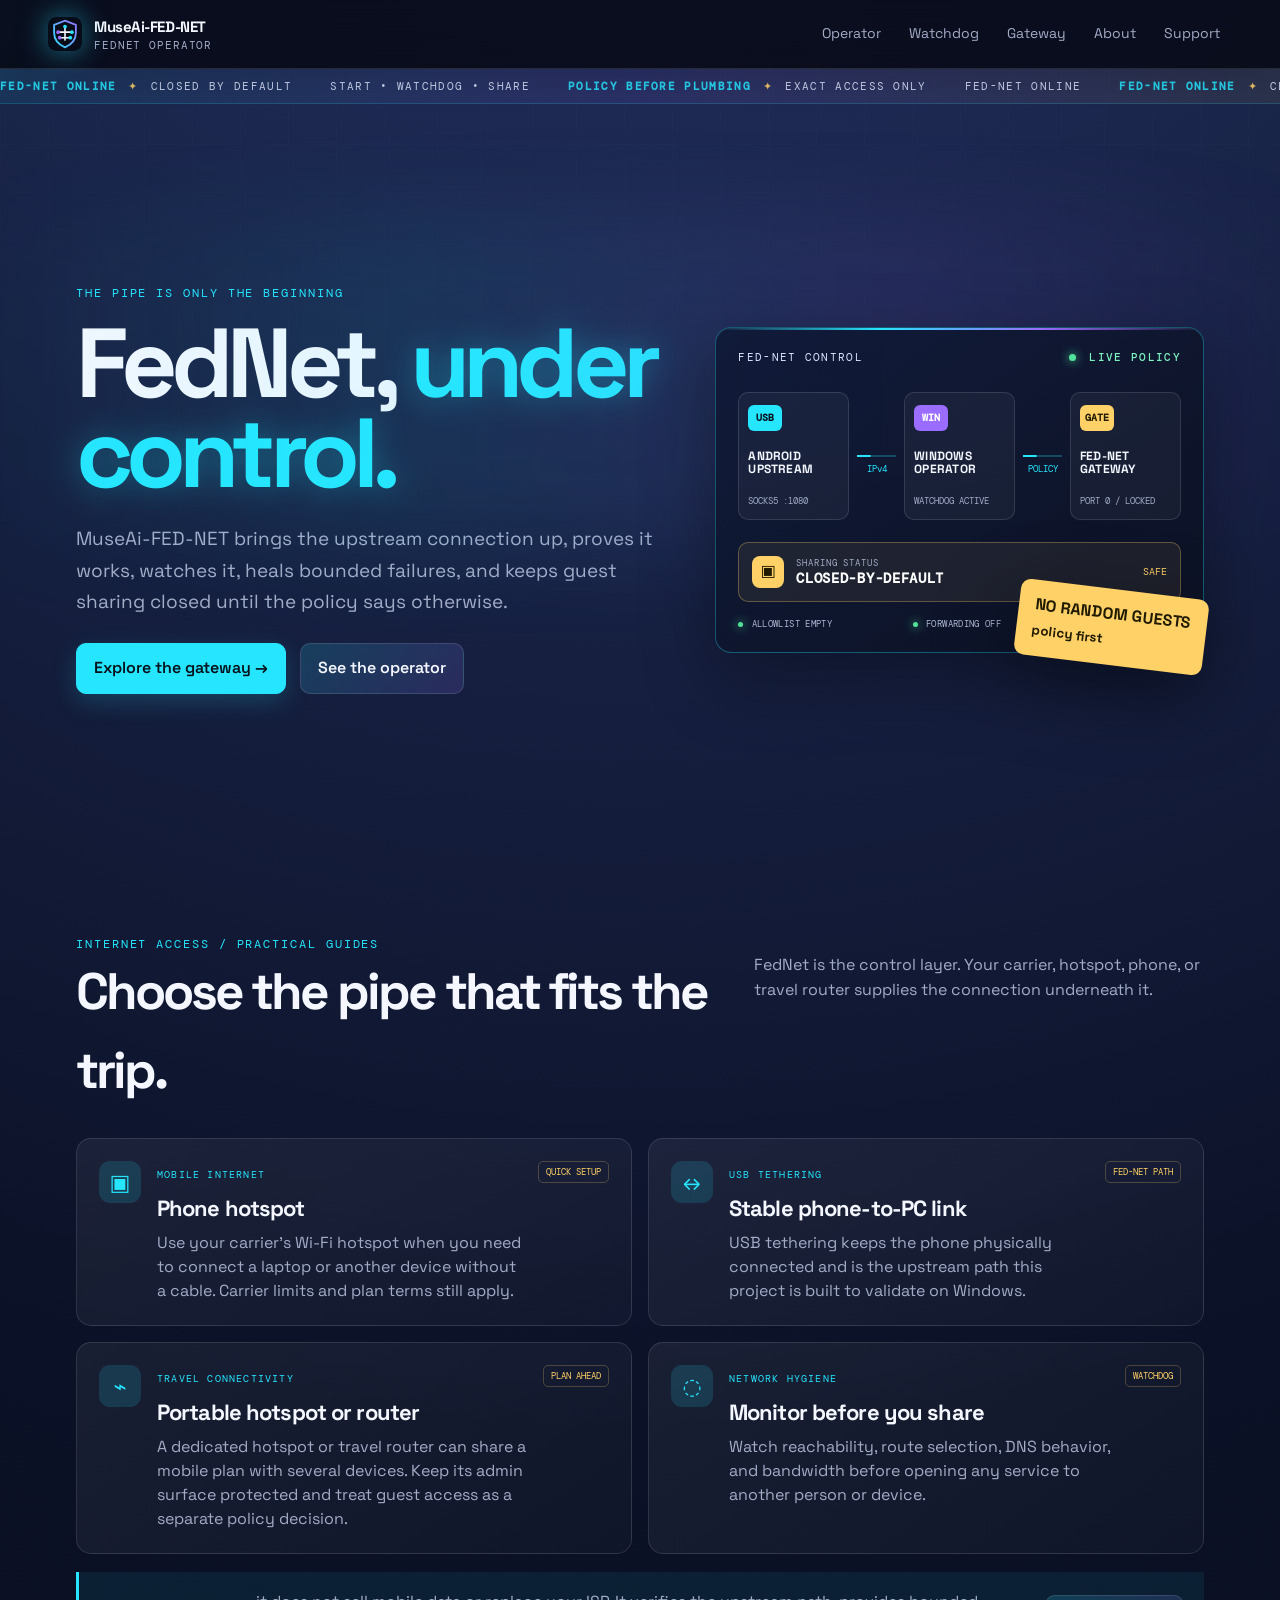
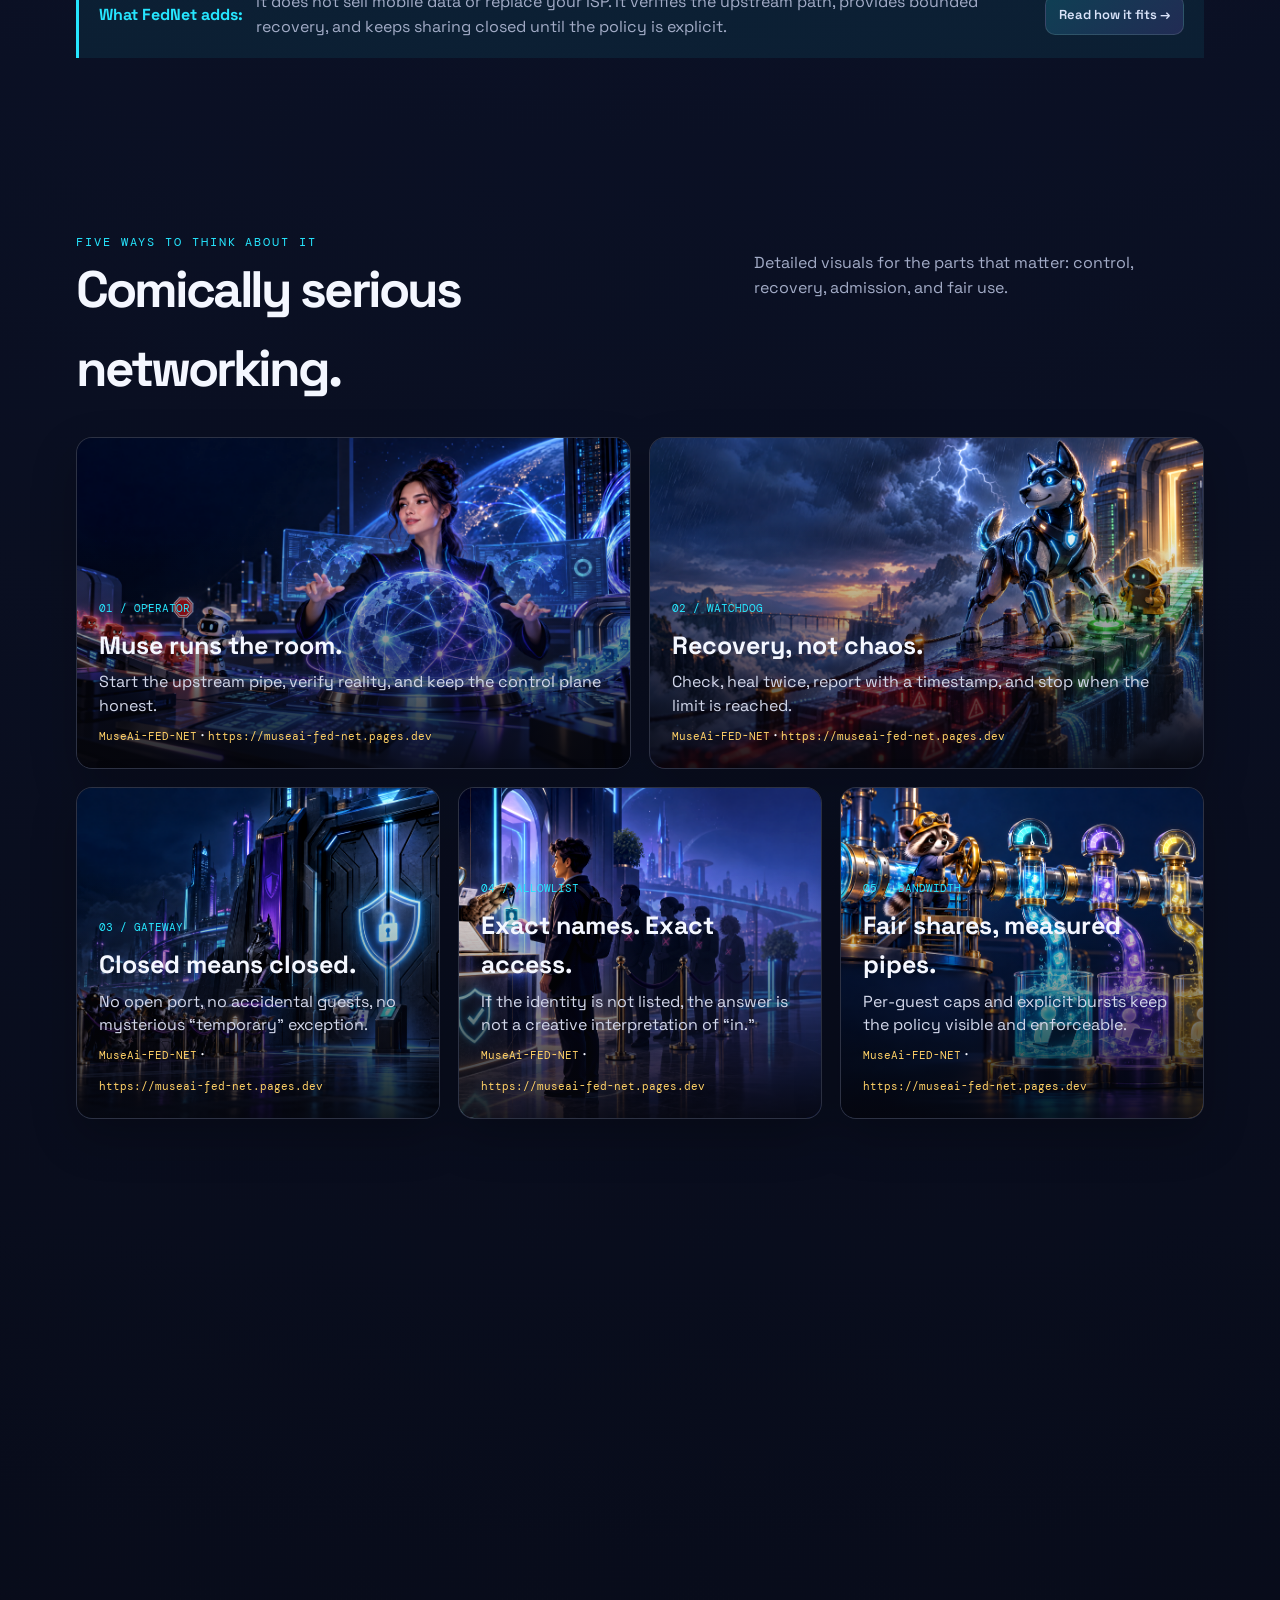
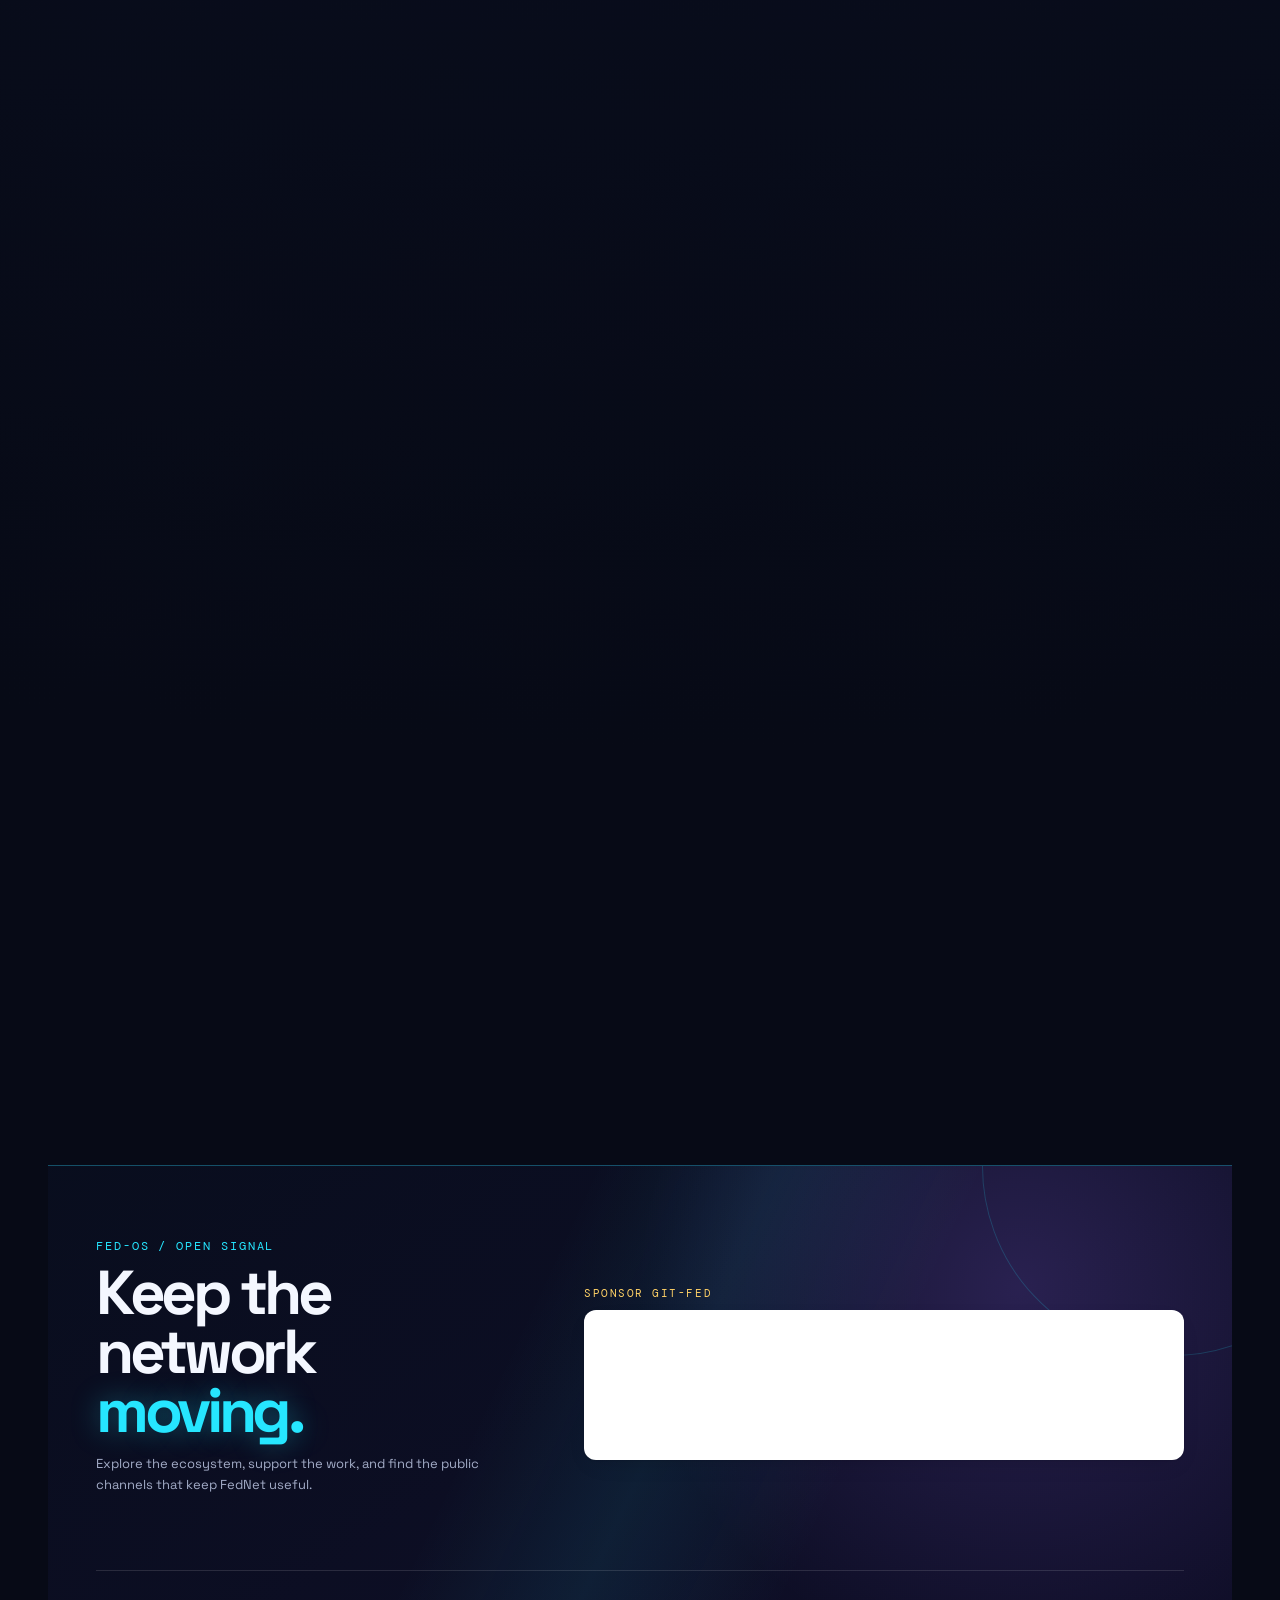
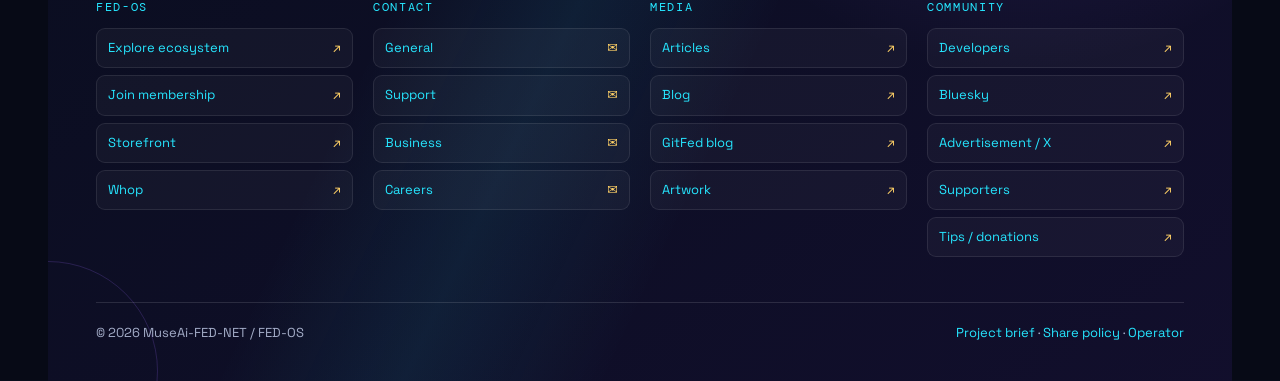
<file: site/index.html>
<!doctype html>
<html lang="en"><head><meta charset="utf-8"><meta name="viewport" content="width=device-width,initial-scale=1"><title>MuseAi-FED-NET — FedNet, under control</title><meta name="description" content="MuseAi-FED-NET operates the upstream connection, bounded watchdog, and closed-by-default FedNet sharing layer."><link rel="icon" href="assets/brand/fednet-mark.svg" type="image/svg+xml"><link rel="stylesheet" href="styles.css"></head><body><div class="cursor-glow"></div>
<header class="topbar"><a class="brand" href="index.html"><img src="assets/brand/fednet-mark.svg" alt="FedNet shield symbol"><span><b data-site-title>MuseAi-FED-NET</b><small>FedNet operator</small></span></a><nav class="nav"><a href="pages/operator.html">Operator</a><a href="pages/watchdog.html">Watchdog</a><a href="pages/gateway.html">Gateway</a><a href="pages/about.html">About</a><a href="pages/support.html">Support</a></nav></header><div class="ticker" aria-label="MuseAi-FED-NET status ticker"><div class="ticker-track"><span><b>FED-NET ONLINE</b><i>✦</i> CLOSED BY DEFAULT</span><span>START • WATCHDOG • SHARE</span><span><b>POLICY BEFORE PLUMBING</b><i>✦</i> EXACT ACCESS ONLY</span><span>FED-NET ONLINE</span><span><b>FED-NET ONLINE</b><i>✦</i> CLOSED BY DEFAULT</span><span>START • WATCHDOG • SHARE</span><span><b>POLICY BEFORE PLUMBING</b><i>✦</i> EXACT ACCESS ONLY</span></div></div>
<main class="site-shell"><section class="hero"><div class="reveal"><div class="eyebrow">The pipe is only the beginning</div><h1>FedNet, <span>under control.</span></h1><p>MuseAi-FED-NET brings the upstream connection up, proves it works, watches it, heals bounded failures, and keeps guest sharing closed until the policy says otherwise.</p><div class="actions"><a class="btn primary" href="pages/gateway.html">Explore the gateway →</a><a class="btn" href="pages/operator.html">See the operator</a></div></div><div class="hero-art reveal">
  <div class="control-panel" aria-label="FED-NET connection control panel">
    <div class="panel-topline"><span>FED-NET CONTROL</span><b><i></i> LIVE POLICY</b></div>
    <div class="flow-grid">
      <div class="flow-node flow-node--source"><span class="node-icon">USB</span><strong>ANDROID<br>UPSTREAM</strong><small>SOCKS5 :1080</small></div>
      <div class="flow-line"><i></i><span>IPv4</span></div>
      <div class="flow-node flow-node--operator"><span class="node-icon">WIN</span><strong>WINDOWS<br>OPERATOR</strong><small>WATCHDOG ACTIVE</small></div>
      <div class="flow-line"><i></i><span>POLICY</span></div>
      <div class="flow-node flow-node--gateway"><span class="node-icon">GATE</span><strong>FED-NET<br>GATEWAY</strong><small>PORT 0 / LOCKED</small></div>
    </div>
    <div class="policy-status"><span class="lock-mark">▣</span><div><small>SHARING STATUS</small><strong>CLOSED-BY-DEFAULT</strong></div><em>SAFE</em></div>
    <div class="panel-metrics"><span><i></i> ALLOWLIST EMPTY</span><span><i></i> FORWARDING OFF</span><span><i></i> RATE LIMIT READY</span></div>
  </div>
  <div class="hero-sticker">NO RANDOM GUESTS<br><small>policy first</small></div>
</div></section>
<section class="section internet-section" id="internet-services">
  <div class="section-head reveal"><div><div class="eyebrow">Internet access / practical guides</div><h2>Choose the pipe that fits the trip.</h2></div><p>FedNet is the control layer. Your carrier, hotspot, phone, or travel router supplies the connection underneath it.</p></div>
  <div class="internet-grid">
    <article class="internet-card reveal"><div class="internet-card__icon">▣</div><div><span class="tag">Mobile internet</span><h3>Phone hotspot</h3><p>Use your carrier’s Wi-Fi hotspot when you need to connect a laptop or another device without a cable. Carrier limits and plan terms still apply.</p></div><span class="internet-card__status">QUICK SETUP</span></article>
    <article class="internet-card reveal"><div class="internet-card__icon">↔</div><div><span class="tag">USB tethering</span><h3>Stable phone-to-PC link</h3><p>USB tethering keeps the phone physically connected and is the upstream path this project is built to validate on Windows.</p></div><span class="internet-card__status">FED-NET PATH</span></article>
    <article class="internet-card reveal"><div class="internet-card__icon">⌁</div><div><span class="tag">Travel connectivity</span><h3>Portable hotspot or router</h3><p>A dedicated hotspot or travel router can share a mobile plan with several devices. Keep its admin surface protected and treat guest access as a separate policy decision.</p></div><span class="internet-card__status">PLAN AHEAD</span></article>
    <article class="internet-card reveal"><div class="internet-card__icon">◌</div><div><span class="tag">Network hygiene</span><h3>Monitor before you share</h3><p>Watch reachability, route selection, DNS behavior, and bandwidth before opening any service to another person or device.</p></div><span class="internet-card__status">WATCHDOG</span></article>
  </div>
  <div class="internet-note reveal"><strong>What FedNet adds:</strong><span>it does not sell mobile data or replace your ISP. It verifies the upstream path, provides bounded recovery, and keeps sharing closed until the policy is explicit.</span><a class="btn" href="pages/about.html">Read how it fits →</a></div>
</section>
<section class="section" id="visuals"><div class="section-head reveal"><div><div class="eyebrow">Five ways to think about it</div><h2>Comically serious networking.</h2></div><p>Detailed visuals for the parts that matter: control, recovery, admission, and fair use.</p></div><div class="gallery">
<a class="promo-card reveal" href="pages/operator.html"><img src="assets/promos/operator.jpg" alt="Futuristic MuseAi-FED-NET operator control room"><div class="promo-copy"><span class="tag">01 / Operator</span><h3>Muse runs the room.</h3><p>Start the upstream pipe, verify reality, and keep the control plane honest.</p><span class="site-stamp" data-site-title>MuseAi-FED-NET</span> · <span class="site-stamp" data-site-url>https://museai-fed-net.pages.dev</span></div></a>
<a class="promo-card reveal" href="pages/watchdog.html"><img src="assets/promos/watchdog.jpg" alt="Circuit watchdog robot repairing a network bridge"><div class="promo-copy"><span class="tag">02 / Watchdog</span><h3>Recovery, not chaos.</h3><p>Check, heal twice, report with a timestamp, and stop when the limit is reached.</p><span class="site-stamp" data-site-title>MuseAi-FED-NET</span> · <span class="site-stamp" data-site-url>https://museai-fed-net.pages.dev</span></div></a>
<a class="promo-card reveal" href="pages/gateway.html"><img src="assets/promos/gateway.jpg" alt="Closed futuristic gateway with approved guest drone"><div class="promo-copy"><span class="tag">03 / Gateway</span><h3>Closed means closed.</h3><p>No open port, no accidental guests, no mysterious “temporary” exception.</p><span class="site-stamp" data-site-title>MuseAi-FED-NET</span> · <span class="site-stamp" data-site-url>https://museai-fed-net.pages.dev</span></div></a>
<a class="promo-card reveal" href="pages/allowlist.html"><img src="assets/promos/allowlist.jpg" alt="Owl clerk checking exact guest identity cards"><div class="promo-copy"><span class="tag">04 / Allowlist</span><h3>Exact names. Exact access.</h3><p>If the identity is not listed, the answer is not a creative interpretation of “in.”</p><span class="site-stamp" data-site-title>MuseAi-FED-NET</span> · <span class="site-stamp" data-site-url>https://museai-fed-net.pages.dev</span></div></a>
<a class="promo-card reveal" href="pages/bandwidth.html"><img src="assets/promos/bandwidth.jpg" alt="Fair bandwidth pipeline managed by a raccoon engineer"><div class="promo-copy"><span class="tag">05 / Bandwidth</span><h3>Fair shares, measured pipes.</h3><p>Per-guest caps and explicit bursts keep the policy visible and enforceable.</p><span class="site-stamp" data-site-title>MuseAi-FED-NET</span> · <span class="site-stamp" data-site-url>https://museai-fed-net.pages.dev</span></div></a>
</div></section>
<section class="section"><div class="feature-grid"><article class="feature reveal"><div class="icon">🛡</div><h3>Closed by default</h3><p>Port zero, empty allowlist, empty forwarding, zero bandwidth. The safe state is the starting state.</p></article><article class="feature reveal"><div class="icon">⏱</div><h3>Bounded healing</h3><p>The watchdog is helpful, not immortal. Two attempts, timestamped evidence, then a clean stop.</p></article><article class="feature reveal"><div class="icon">🎛</div><h3>Policy before plumbing</h3><p>The policy layer decides who and what may pass before any platform enforcement engine opens a socket.</p></article></div></section>
<section class="discord-section reveal" id="discord">
  <div class="discord-card">
    <div class="eyebrow">Community / signal desk</div>
    <h2>Join the FedNet room.</h2>
    <p>Bring questions, logs, and the occasional packet joke. The Discord widget is centered on purpose.</p>
    <div class="discord-frame"><iframe src="https://discord.com/widget?id=1400235929154879490&theme=dark" width="350" height="180" allowtransparency="true" frameborder="0" title="MuseAi-FED-NET Discord community" sandbox="allow-popups allow-popups-to-escape-sandbox allow-same-origin allow-scripts"></iframe></div>

    <div class="discord-servers" aria-labelledby="discordServersTitle">
      <div class="eyebrow" id="discordServersTitle">Discord servers</div>
      <div class="discord-button-stack">
        <a class="discord-server-btn discord-server-btn--github" href="https://discord.com/invite/Jm4XStx4Pf" target="_blank" rel="noopener noreferrer">◈ <span>GitHub — Coding</span></a>
        <a class="discord-server-btn discord-server-btn--museai" href="https://discord.com/invite/dPPdvYys2a" target="_blank" rel="noopener noreferrer">◈ <span>MuseAi — AI Agents</span></a>
        <a class="discord-server-btn discord-server-btn--nsfw" href="#nsfwGate" id="nsfwDiscordBtn" aria-haspopup="dialog">◈ <span>Patreon</span><small>18+ NSFW</small></a>
      </div>
    </div>
  </div>
</section>

<dialog id="nsfwGate" class="nsfw-dialog" aria-labelledby="nsfwGateTitle">
  <form method="dialog" class="nsfw-dialog__content">
    <h2 id="nsfwGateTitle">Age verification required</h2>
    <p>This server may contain adult (18+ / NSFW) content. Confirm your age to receive the access-request instructions.</p>
    <label class="nsfw-check"><input type="checkbox" id="nsfwAgeCheck"><span>I confirm that I am 18 years or older and consent to viewing adult content.</span></label>
    <div class="nsfw-dialog__actions">
      <button type="button" class="btn primary" id="nsfwConfirm" disabled>Continue</button>
      <button type="button" class="btn" id="nsfwCancel">Cancel</button>
    </div>
    <div class="nsfw-email-request" id="nsfwEmailRequest" hidden>
      <strong>Request access by email.</strong>
      <p>We do not redirect you to the Discord invite. Email <a href="mailto:museai@fedpromptly.com?subject=NSFW%20Discord%20access%20request">museai@fedpromptly.com</a> after confirming your age to receive the access link.</p>
      <a class="btn primary" href="mailto:museai@fedpromptly.com?subject=NSFW%20Discord%20access%20request">Email MuseAi</a>
    </div>
  </form>
</dialog><section class="cta reveal"><h2>Make the network behave.</h2><p>Read the policy, inspect the implementation, and keep the upstream pipe in its proper place: useful, verified, and never confused with the gateway.</p><a class="btn primary" href="pages/about.html">Read the FED-NET brief →</a></section></main>
<footer class="footer site-shell">
  <div class="footer-orbit footer-orbit--one"></div><div class="footer-orbit footer-orbit--two"></div>
  <div class="footer-shell">
    <div class="footer-intro">
      <div class="footer-copy">
        <div class="eyebrow">FED-OS / open signal</div>
        <h2>Keep the network <span>moving.</span></h2>
        <p>Explore the ecosystem, support the work, and find the public channels that keep FedNet useful.</p>
      </div>
      <div class="footer-sponsor-wrap">
        <div class="footer-label">Sponsor Git-FED</div>
        <div class="gh-sponsor-card">
          <iframe src="https://github.com/sponsors/Git-FED/card" title="Sponsor Git-FED" width="600" height="225" frameborder="0" scrolling="no" loading="lazy" referrerpolicy="no-referrer-when-downgrade"></iframe>
          <noscript><a href="https://github.com/sponsors/Git-FED">Sponsor Git-FED on GitHub</a></noscript>
        </div>
      </div>
    </div>

    <div class="footer-links" aria-label="FED-OS public links">
      <section class="footer-group"><h3>FED-OS</h3><a class="footer-button" href="https://www.fedpromptly.org" target="_blank" rel="noopener noreferrer">Explore ecosystem <span>↗</span></a><a class="footer-button" href="https://www.fedpromptly.com/aid" target="_blank" rel="noopener noreferrer">Join membership <span>↗</span></a><a class="footer-button" href="https://www.jabburr.com/fed-os" target="_blank" rel="noopener noreferrer">Storefront <span>↗</span></a><a class="footer-button" href="https://whop.com/fedpromptly/" target="_blank" rel="noopener noreferrer">Whop <span>↗</span></a></section>
      <section class="footer-group"><h3>Contact</h3><a class="footer-button" href="mailto:contact@fedpromptly.com">General <span>✉</span></a><a class="footer-button" href="mailto:support@fedpromptly.com">Support <span>✉</span></a><a class="footer-button" href="mailto:business@fedpromptly.com">Business <span>✉</span></a><a class="footer-button" href="mailto:careers@fedpromptly.com">Careers <span>✉</span></a></section>
      <section class="footer-group"><h3>Media</h3><a class="footer-button" href="https://substack.com/@fedpromptly" target="_blank" rel="noopener noreferrer">Articles <span>↗</span></a><a class="footer-button" href="https://fedpromptly.wordpress.com/" target="_blank" rel="noopener noreferrer">Blog <span>↗</span></a><a class="footer-button" href="https://gitfed.substack.com/" target="_blank" rel="noopener noreferrer">GitFed blog <span>↗</span></a><a class="footer-button" href="https://www.deviantart.com/fedpromptly" target="_blank" rel="noopener noreferrer">Artwork <span>↗</span></a></section>
      <section class="footer-group"><h3>Community</h3><a class="footer-button" href="https://discord.gg/Jm4XStx4Pf" target="_blank" rel="noopener noreferrer">Developers <span>↗</span></a><a class="footer-button" href="https://bsky.app/profile/fed-os.bsky.social" target="_blank" rel="noopener noreferrer">Bluesky <span>↗</span></a><a class="footer-button" href="https://x.com/Fedpromptly" target="_blank" rel="noopener noreferrer">Advertisement / X <span>↗</span></a><a class="footer-button" href="https://www.patreon.com/c/FEDpromptly" target="_blank" rel="noopener noreferrer">Supporters <span>↗</span></a><a class="footer-button" href="https://buymeacoffee.com/fedpromptly" target="_blank" rel="noopener noreferrer">Tips / donations <span>↗</span></a></section>
    </div>

    <div class="footer-bottom"><span>© <span data-year></span> MuseAi-FED-NET / FED-OS</span><span><a href="pages/about.html">Project brief</a> · <a href="pages/gateway.html">Share policy</a> · <a href="pages/operator.html">Operator</a></span></div>
  </div>
</footer><script src="site-config.js"></script><script src="site.js"></script></body></html>
</file>
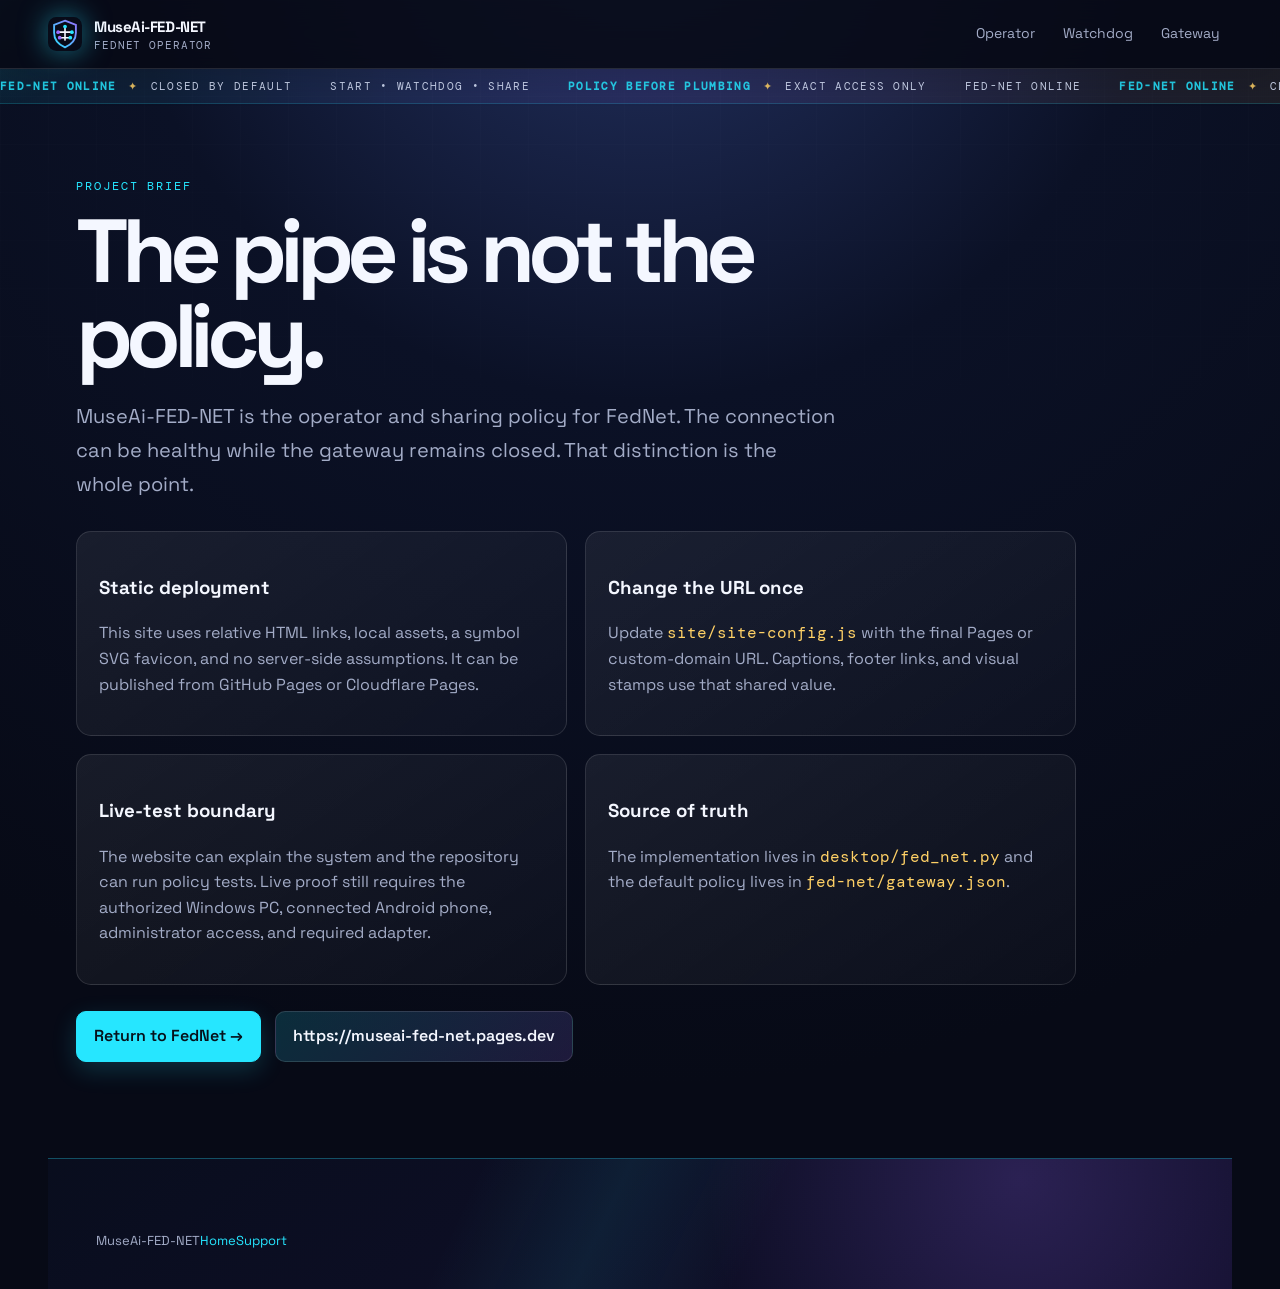
<file: site/pages/about.html>
<!doctype html><html lang="en"><head><meta charset="utf-8"><meta name="viewport" content="width=device-width,initial-scale=1"><title>About — MuseAi-FED-NET</title><link rel="icon" href="../assets/brand/fednet-mark.svg" type="image/svg+xml"><link rel="stylesheet" href="../styles.css"></head><body><div class="cursor-glow"></div><header class="topbar"><a class="brand" href="../index.html"><img src="../assets/brand/fednet-mark.svg" alt="FedNet shield symbol"><span><b data-site-title>MuseAi-FED-NET</b><small>FedNet operator</small></span></a><nav class="nav"><a href="operator.html">Operator</a><a href="watchdog.html">Watchdog</a><a href="gateway.html">Gateway</a></nav></header><div class="ticker" aria-label="MuseAi-FED-NET status ticker"><div class="ticker-track"><span><b>FED-NET ONLINE</b><i>✦</i> CLOSED BY DEFAULT</span><span>START • WATCHDOG • SHARE</span><span><b>POLICY BEFORE PLUMBING</b><i>✦</i> EXACT ACCESS ONLY</span><span>FED-NET ONLINE</span><span><b>FED-NET ONLINE</b><i>✦</i> CLOSED BY DEFAULT</span><span>START • WATCHDOG • SHARE</span><span><b>POLICY BEFORE PLUMBING</b><i>✦</i> EXACT ACCESS ONLY</span></div></div><main class="site-shell detail"><div class="eyebrow reveal">Project brief</div><h1 class="reveal">The pipe is not the policy.</h1><p class="lead reveal">MuseAi-FED-NET is the operator and sharing policy for FedNet. The connection can be healthy while the gateway remains closed. That distinction is the whole point.</p><div class="detail-grid"><article class="detail-card reveal"><h3>Static deployment</h3><p>This site uses relative HTML links, local assets, a symbol SVG favicon, and no server-side assumptions. It can be published from GitHub Pages or Cloudflare Pages.</p></article><article class="detail-card reveal"><h3>Change the URL once</h3><p>Update <code>site/site-config.js</code> with the final Pages or custom-domain URL. Captions, footer links, and visual stamps use that shared value.</p></article><article class="detail-card reveal"><h3>Live-test boundary</h3><p>The website can explain the system and the repository can run policy tests. Live proof still requires the authorized Windows PC, connected Android phone, administrator access, and required adapter.</p></article><article class="detail-card reveal"><h3>Source of truth</h3><p>The implementation lives in <code>desktop/fed_net.py</code> and the default policy lives in <code>fed-net/gateway.json</code>.</p></article></div><div class="actions"><a class="btn primary" href="../index.html">Return to FedNet →</a><a class="btn" data-site-url href="https://museai-fed-net.pages.dev">Open site URL</a></div></main><footer class="footer site-shell"><span data-site-title>MuseAi-FED-NET</span><a href="../index.html">Home</a><a href="support.html">Support</a></footer><script src="../site-config.js"></script><script src="../site.js"></script></body></html>
</file>
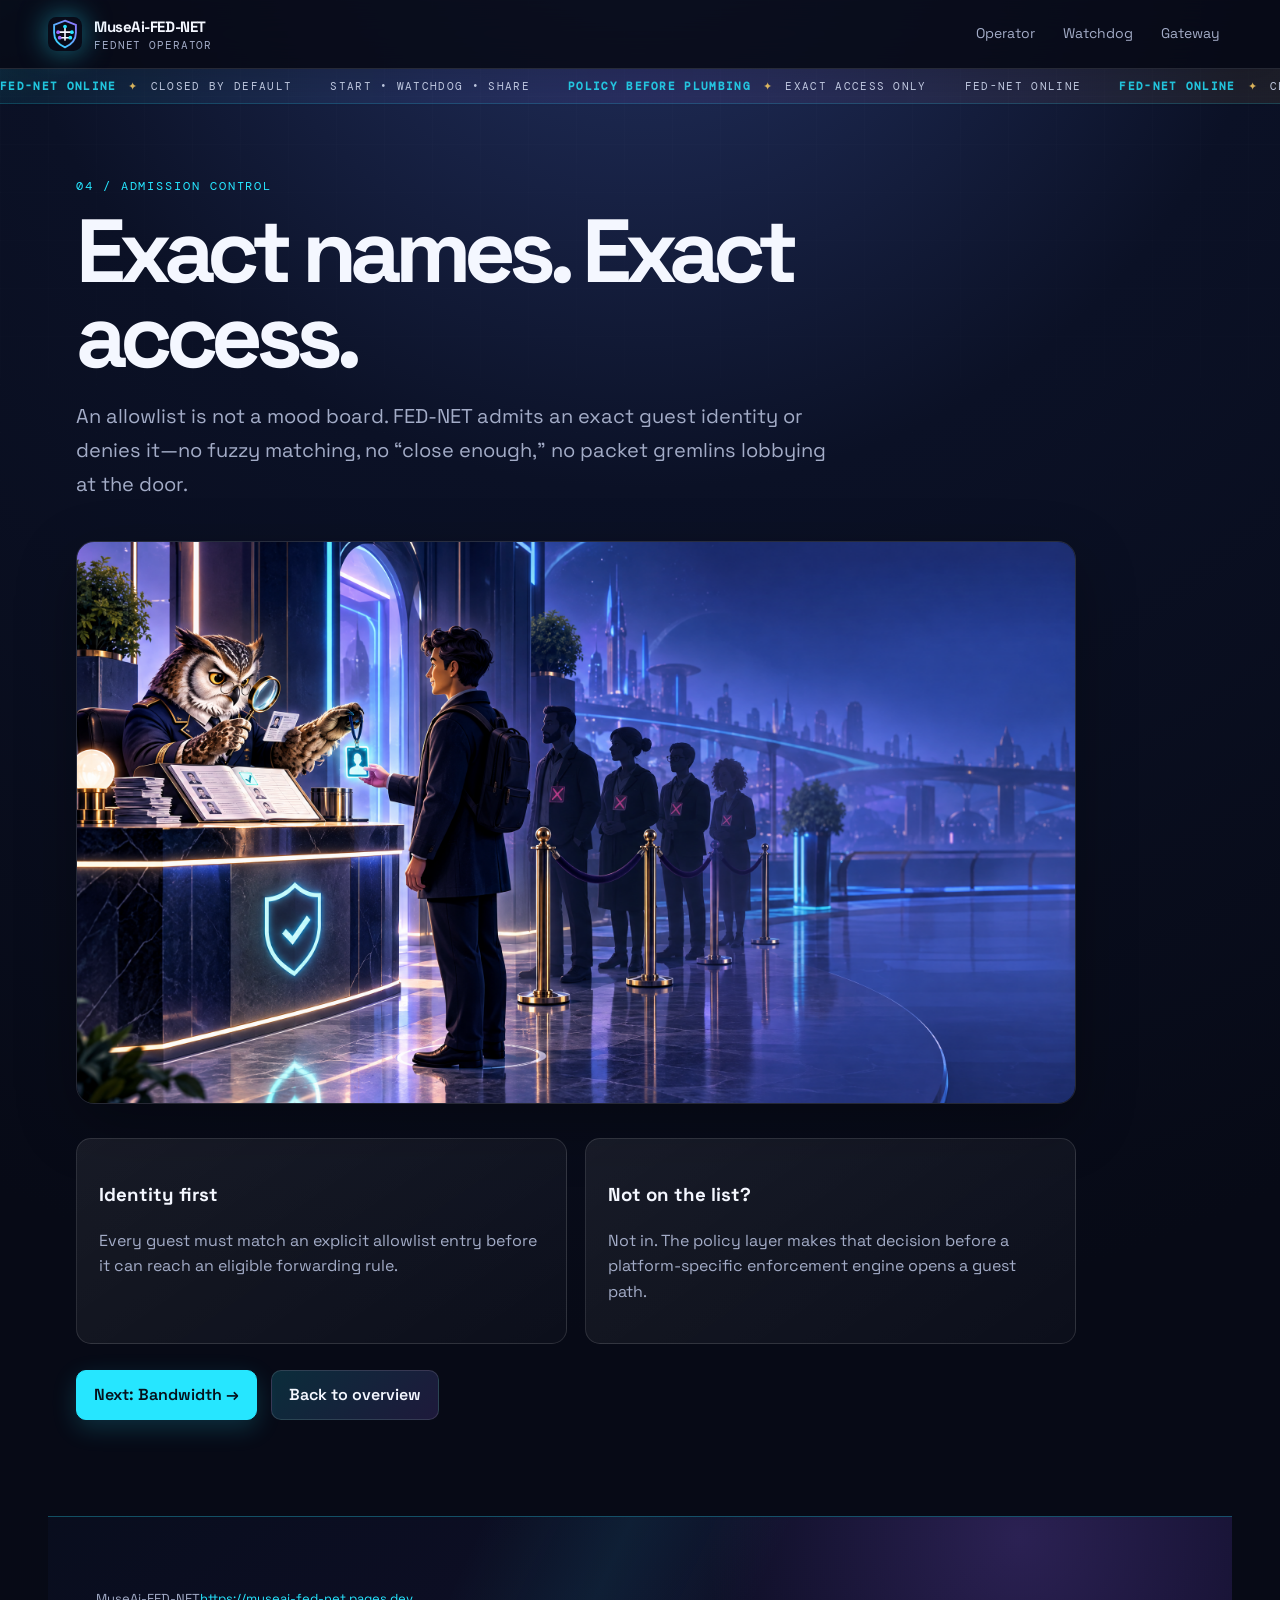
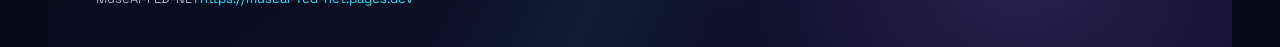
<file: site/pages/allowlist.html>
<!doctype html><html lang="en"><head><meta charset="utf-8"><meta name="viewport" content="width=device-width,initial-scale=1"><title>Allowlist — MuseAi-FED-NET</title><link rel="icon" href="../assets/brand/fednet-mark.svg" type="image/svg+xml"><link rel="stylesheet" href="../styles.css"></head><body><div class="cursor-glow"></div><header class="topbar"><a class="brand" href="../index.html"><img src="../assets/brand/fednet-mark.svg" alt="FedNet shield symbol"><span><b data-site-title>MuseAi-FED-NET</b><small>FedNet operator</small></span></a><nav class="nav"><a href="operator.html">Operator</a><a href="watchdog.html">Watchdog</a><a href="gateway.html">Gateway</a></nav></header><div class="ticker" aria-label="MuseAi-FED-NET status ticker"><div class="ticker-track"><span><b>FED-NET ONLINE</b><i>✦</i> CLOSED BY DEFAULT</span><span>START • WATCHDOG • SHARE</span><span><b>POLICY BEFORE PLUMBING</b><i>✦</i> EXACT ACCESS ONLY</span><span>FED-NET ONLINE</span><span><b>FED-NET ONLINE</b><i>✦</i> CLOSED BY DEFAULT</span><span>START • WATCHDOG • SHARE</span><span><b>POLICY BEFORE PLUMBING</b><i>✦</i> EXACT ACCESS ONLY</span></div></div><main class="site-shell detail"><div class="eyebrow reveal">04 / Admission control</div><h1 class="reveal">Exact names. Exact access.</h1><p class="lead reveal">An allowlist is not a mood board. FED-NET admits an exact guest identity or denies it—no fuzzy matching, no “close enough,” no packet gremlins lobbying at the door.</p><div class="detail-visual reveal"><img src="../assets/promos/allowlist.jpg" alt="Owl clerk checking exact guest identity cards"></div><div class="detail-grid"><article class="detail-card reveal"><h3>Identity first</h3><p>Every guest must match an explicit allowlist entry before it can reach an eligible forwarding rule.</p></article><article class="detail-card reveal"><h3>Not on the list?</h3><p>Not in. The policy layer makes that decision before a platform-specific enforcement engine opens a guest path.</p></article></div><div class="actions"><a class="btn primary" href="bandwidth.html">Next: Bandwidth →</a><a class="btn" href="../index.html">Back to overview</a></div></main><footer class="footer site-shell"><span data-site-title>MuseAi-FED-NET</span><a data-site-url href="https://museai-fed-net.pages.dev">https://museai-fed-net.pages.dev</a></footer><script src="../site-config.js"></script><script src="../site.js"></script></body></html>
</file>
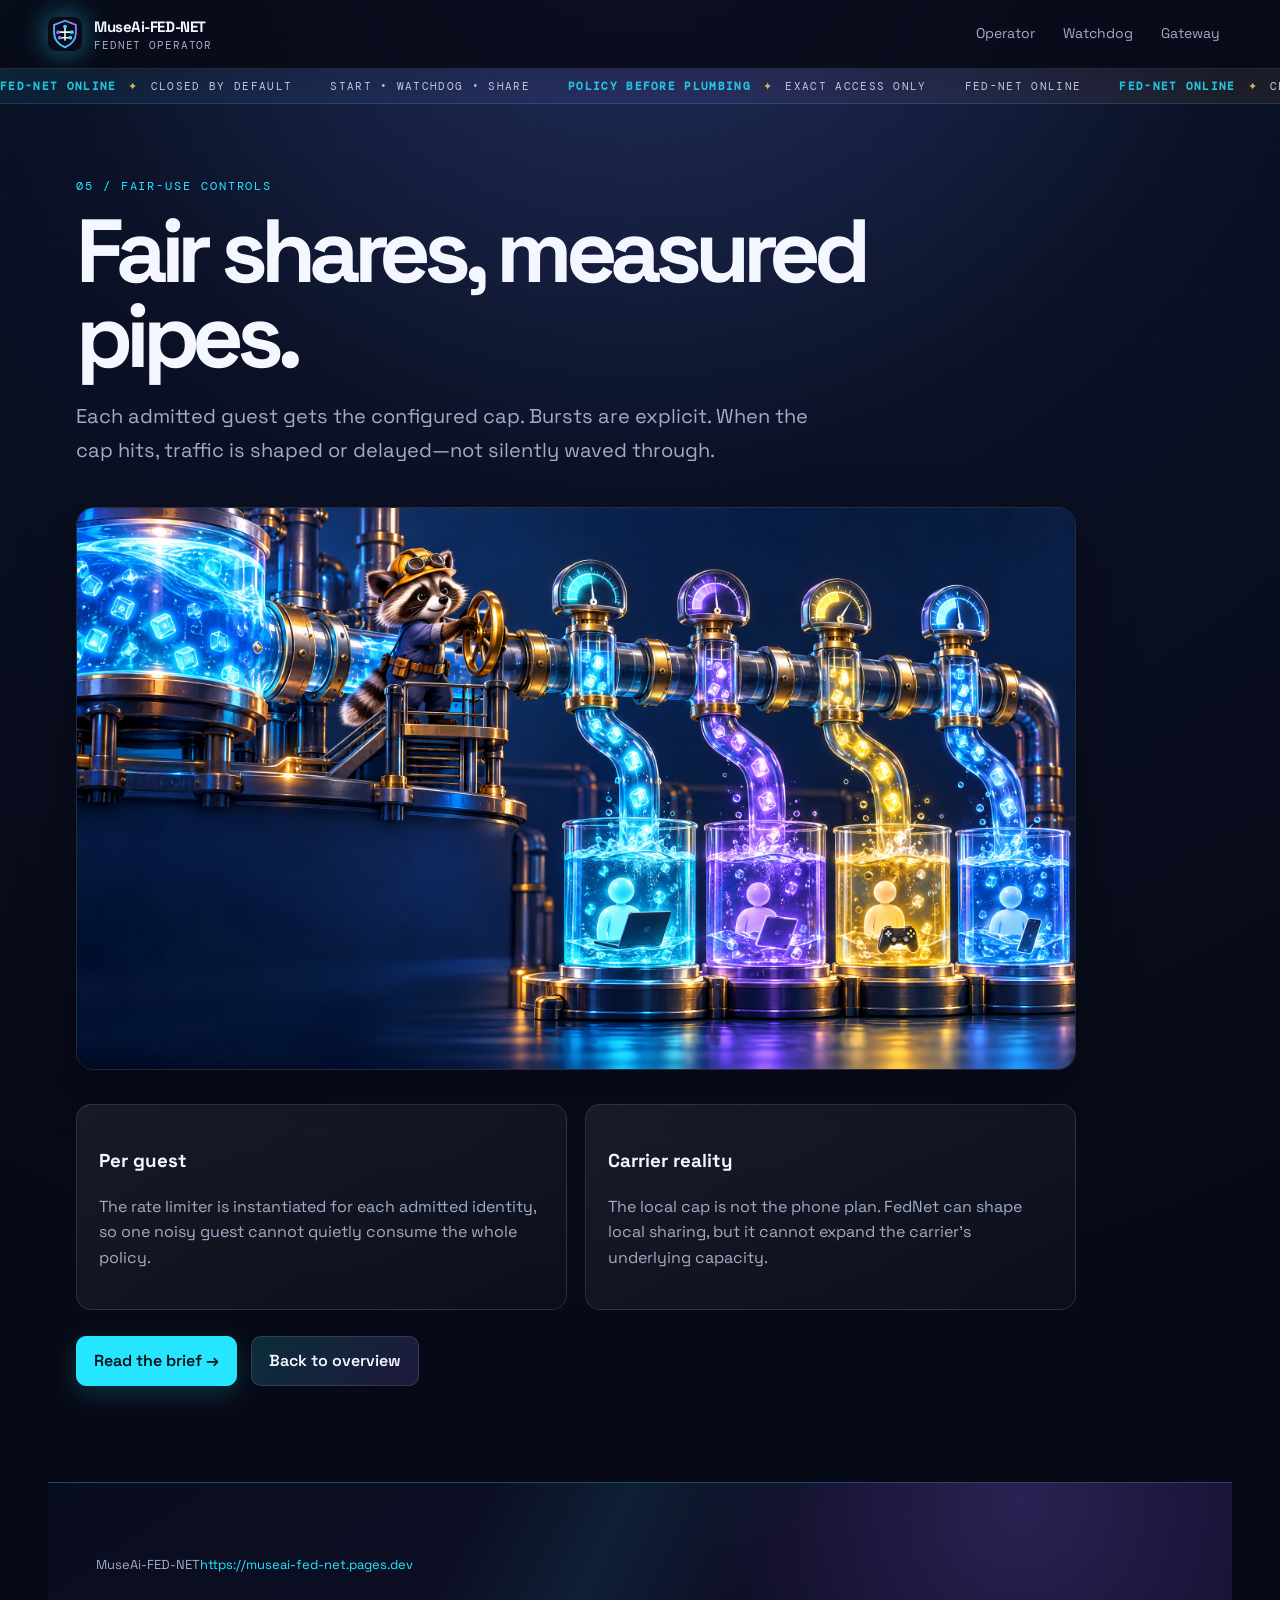
<file: site/pages/bandwidth.html>
<!doctype html><html lang="en"><head><meta charset="utf-8"><meta name="viewport" content="width=device-width,initial-scale=1"><title>Bandwidth — MuseAi-FED-NET</title><link rel="icon" href="../assets/brand/fednet-mark.svg" type="image/svg+xml"><link rel="stylesheet" href="../styles.css"></head><body><div class="cursor-glow"></div><header class="topbar"><a class="brand" href="../index.html"><img src="../assets/brand/fednet-mark.svg" alt="FedNet shield symbol"><span><b data-site-title>MuseAi-FED-NET</b><small>FedNet operator</small></span></a><nav class="nav"><a href="operator.html">Operator</a><a href="watchdog.html">Watchdog</a><a href="gateway.html">Gateway</a></nav></header><div class="ticker" aria-label="MuseAi-FED-NET status ticker"><div class="ticker-track"><span><b>FED-NET ONLINE</b><i>✦</i> CLOSED BY DEFAULT</span><span>START • WATCHDOG • SHARE</span><span><b>POLICY BEFORE PLUMBING</b><i>✦</i> EXACT ACCESS ONLY</span><span>FED-NET ONLINE</span><span><b>FED-NET ONLINE</b><i>✦</i> CLOSED BY DEFAULT</span><span>START • WATCHDOG • SHARE</span><span><b>POLICY BEFORE PLUMBING</b><i>✦</i> EXACT ACCESS ONLY</span></div></div><main class="site-shell detail"><div class="eyebrow reveal">05 / Fair-use controls</div><h1 class="reveal">Fair shares, measured pipes.</h1><p class="lead reveal">Each admitted guest gets the configured cap. Bursts are explicit. When the cap hits, traffic is shaped or delayed—not silently waved through.</p><div class="detail-visual reveal"><img src="../assets/promos/bandwidth.jpg" alt="Fair bandwidth pipeline managed by a raccoon engineer"></div><div class="detail-grid"><article class="detail-card reveal"><h3>Per guest</h3><p>The rate limiter is instantiated for each admitted identity, so one noisy guest cannot quietly consume the whole policy.</p></article><article class="detail-card reveal"><h3>Carrier reality</h3><p>The local cap is not the phone plan. FedNet can shape local sharing, but it cannot expand the carrier’s underlying capacity.</p></article></div><div class="actions"><a class="btn primary" href="about.html">Read the brief →</a><a class="btn" href="../index.html">Back to overview</a></div></main><footer class="footer site-shell"><span data-site-title>MuseAi-FED-NET</span><a data-site-url href="https://museai-fed-net.pages.dev">https://museai-fed-net.pages.dev</a></footer><script src="../site-config.js"></script><script src="../site.js"></script></body></html>
</file>
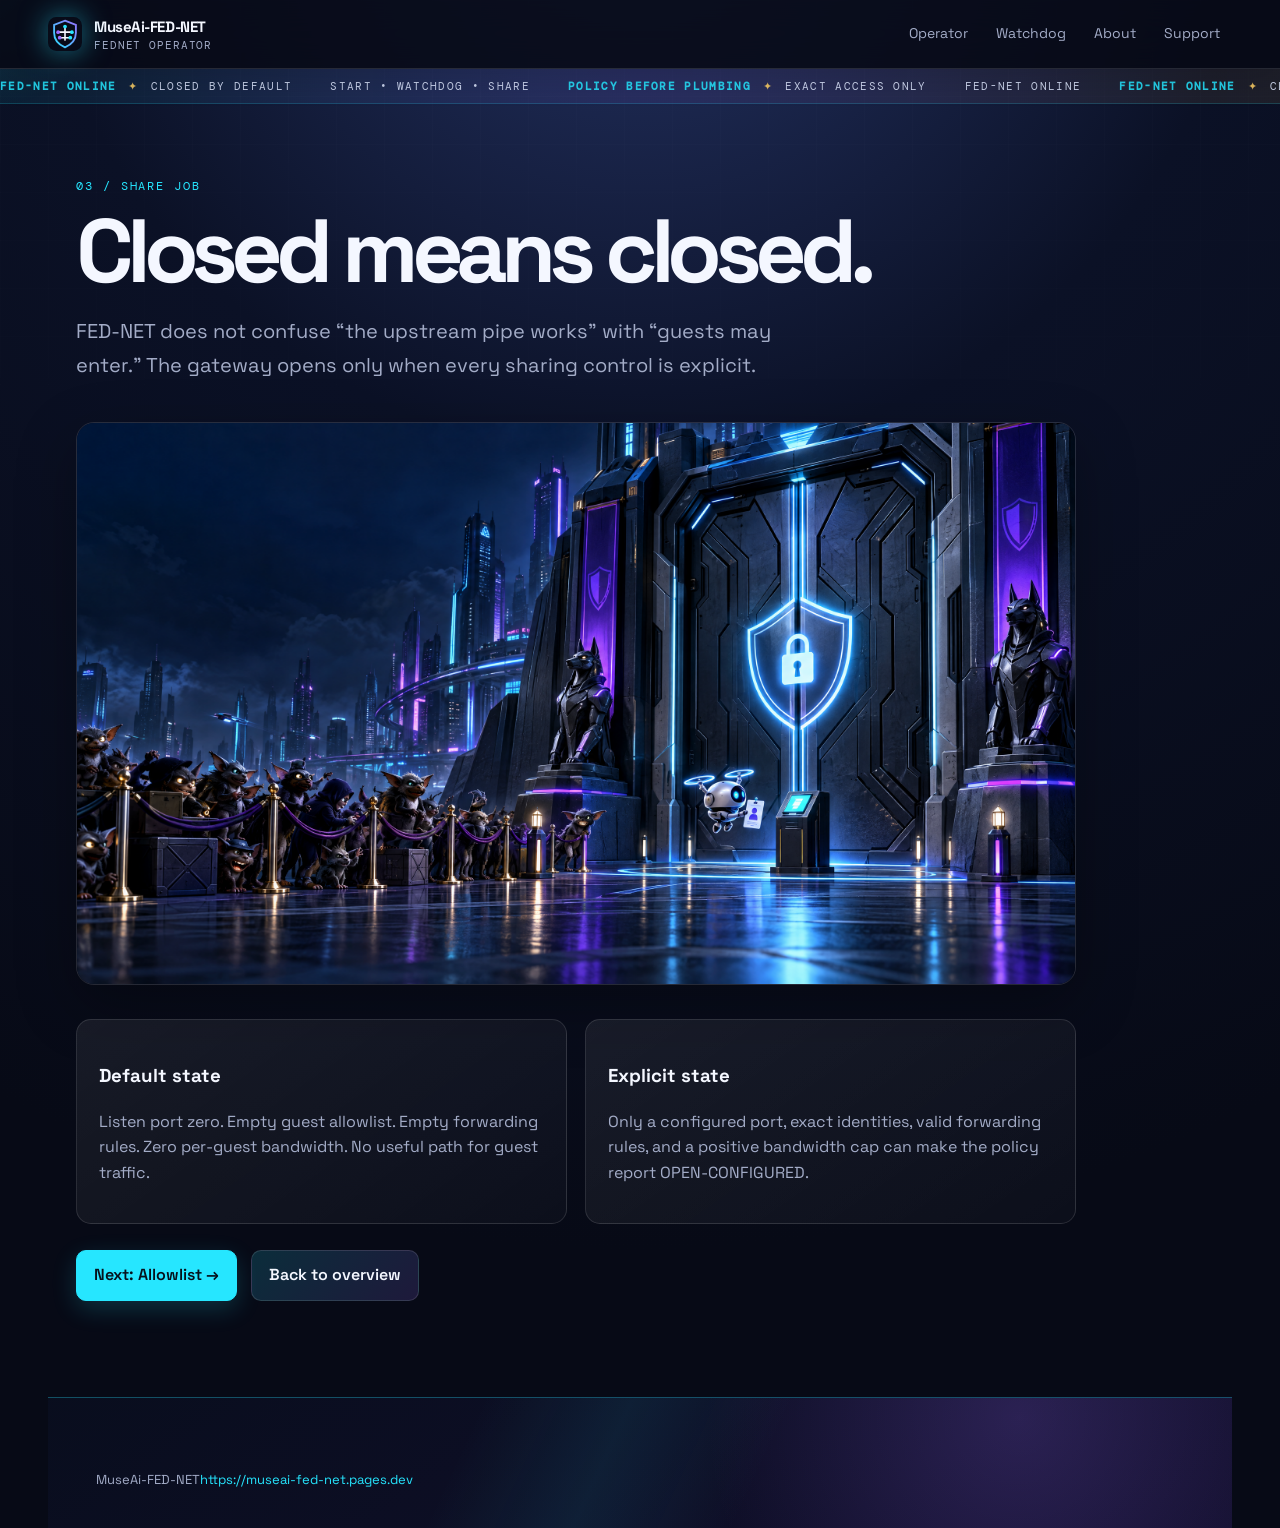
<file: site/pages/gateway.html>
<!doctype html><html lang="en"><head><meta charset="utf-8"><meta name="viewport" content="width=device-width,initial-scale=1"><title>Gateway — MuseAi-FED-NET</title><link rel="icon" href="../assets/brand/fednet-mark.svg" type="image/svg+xml"><link rel="stylesheet" href="../styles.css"></head><body><div class="cursor-glow"></div><header class="topbar"><a class="brand" href="../index.html"><img src="../assets/brand/fednet-mark.svg" alt="FedNet shield symbol"><span><b data-site-title>MuseAi-FED-NET</b><small>FedNet operator</small></span></a><nav class="nav"><a href="operator.html">Operator</a><a href="watchdog.html">Watchdog</a><a href="about.html">About</a><a href="support.html">Support</a></nav></header><div class="ticker" aria-label="MuseAi-FED-NET status ticker"><div class="ticker-track"><span><b>FED-NET ONLINE</b><i>✦</i> CLOSED BY DEFAULT</span><span>START • WATCHDOG • SHARE</span><span><b>POLICY BEFORE PLUMBING</b><i>✦</i> EXACT ACCESS ONLY</span><span>FED-NET ONLINE</span><span><b>FED-NET ONLINE</b><i>✦</i> CLOSED BY DEFAULT</span><span>START • WATCHDOG • SHARE</span><span><b>POLICY BEFORE PLUMBING</b><i>✦</i> EXACT ACCESS ONLY</span></div></div><main class="site-shell detail"><div class="eyebrow reveal">03 / Share job</div><h1 class="reveal">Closed means closed.</h1><p class="lead reveal">FED-NET does not confuse “the upstream pipe works” with “guests may enter.” The gateway opens only when every sharing control is explicit.</p><div class="detail-visual reveal"><img src="../assets/promos/gateway.jpg" alt="Closed futuristic gateway with approved guest drone"></div><div class="detail-grid"><article class="detail-card reveal"><h3>Default state</h3><p>Listen port zero. Empty guest allowlist. Empty forwarding rules. Zero per-guest bandwidth. No useful path for guest traffic.</p></article><article class="detail-card reveal"><h3>Explicit state</h3><p>Only a configured port, exact identities, valid forwarding rules, and a positive bandwidth cap can make the policy report OPEN-CONFIGURED.</p></article></div><div class="actions"><a class="btn primary" href="allowlist.html">Next: Allowlist →</a><a class="btn" href="../index.html">Back to overview</a></div></main><footer class="footer site-shell"><span data-site-title>MuseAi-FED-NET</span><a data-site-url href="https://museai-fed-net.pages.dev">https://museai-fed-net.pages.dev</a></footer><script src="../site-config.js"></script><script src="../site.js"></script></body></html>
</file>
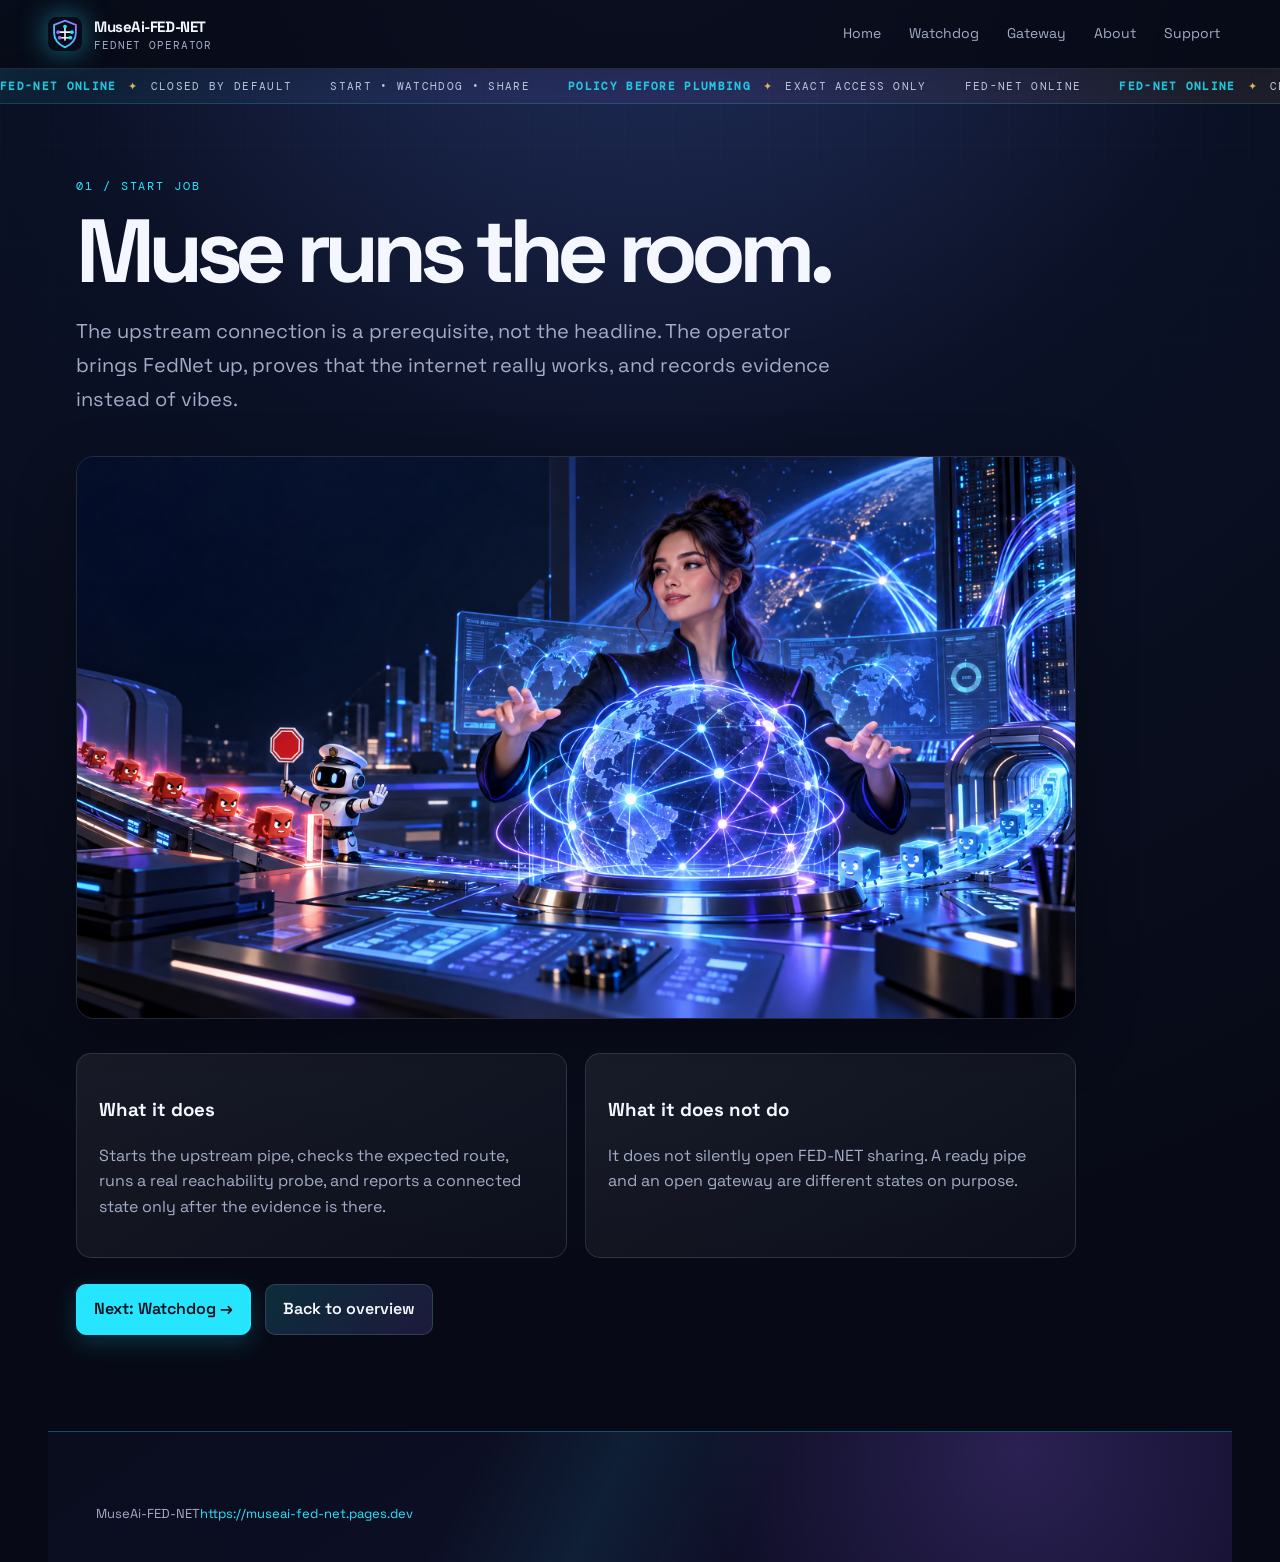
<file: site/pages/operator.html>
<!doctype html><html lang="en"><head><meta charset="utf-8"><meta name="viewport" content="width=device-width,initial-scale=1"><title>Operator — MuseAi-FED-NET</title><link rel="icon" href="../assets/brand/fednet-mark.svg" type="image/svg+xml"><link rel="stylesheet" href="../styles.css"></head><body><div class="cursor-glow"></div><header class="topbar"><a class="brand" href="../index.html"><img src="../assets/brand/fednet-mark.svg" alt="FedNet shield symbol"><span><b data-site-title>MuseAi-FED-NET</b><small>FedNet operator</small></span></a><nav class="nav"><a href="../index.html">Home</a><a href="watchdog.html">Watchdog</a><a href="gateway.html">Gateway</a><a href="about.html">About</a><a href="support.html">Support</a></nav></header><div class="ticker" aria-label="MuseAi-FED-NET status ticker"><div class="ticker-track"><span><b>FED-NET ONLINE</b><i>✦</i> CLOSED BY DEFAULT</span><span>START • WATCHDOG • SHARE</span><span><b>POLICY BEFORE PLUMBING</b><i>✦</i> EXACT ACCESS ONLY</span><span>FED-NET ONLINE</span><span><b>FED-NET ONLINE</b><i>✦</i> CLOSED BY DEFAULT</span><span>START • WATCHDOG • SHARE</span><span><b>POLICY BEFORE PLUMBING</b><i>✦</i> EXACT ACCESS ONLY</span></div></div><main class="site-shell detail"><div class="eyebrow reveal">01 / Start job</div><h1 class="reveal">Muse runs the room.</h1><p class="lead reveal">The upstream connection is a prerequisite, not the headline. The operator brings FedNet up, proves that the internet really works, and records evidence instead of vibes.</p><div class="detail-visual reveal"><img src="../assets/promos/operator.jpg" alt="MuseAi-FED-NET operator control room"></div><div class="detail-grid"><article class="detail-card reveal"><h3>What it does</h3><p>Starts the upstream pipe, checks the expected route, runs a real reachability probe, and reports a connected state only after the evidence is there.</p></article><article class="detail-card reveal"><h3>What it does not do</h3><p>It does not silently open FED-NET sharing. A ready pipe and an open gateway are different states on purpose.</p></article></div><div class="actions"><a class="btn primary" href="watchdog.html">Next: Watchdog →</a><a class="btn" href="../index.html">Back to overview</a></div></main><footer class="footer site-shell"><span data-site-title>MuseAi-FED-NET</span><a data-site-url href="https://museai-fed-net.pages.dev">https://museai-fed-net.pages.dev</a></footer><script src="../site-config.js"></script><script src="../site.js"></script></body></html>
</file>
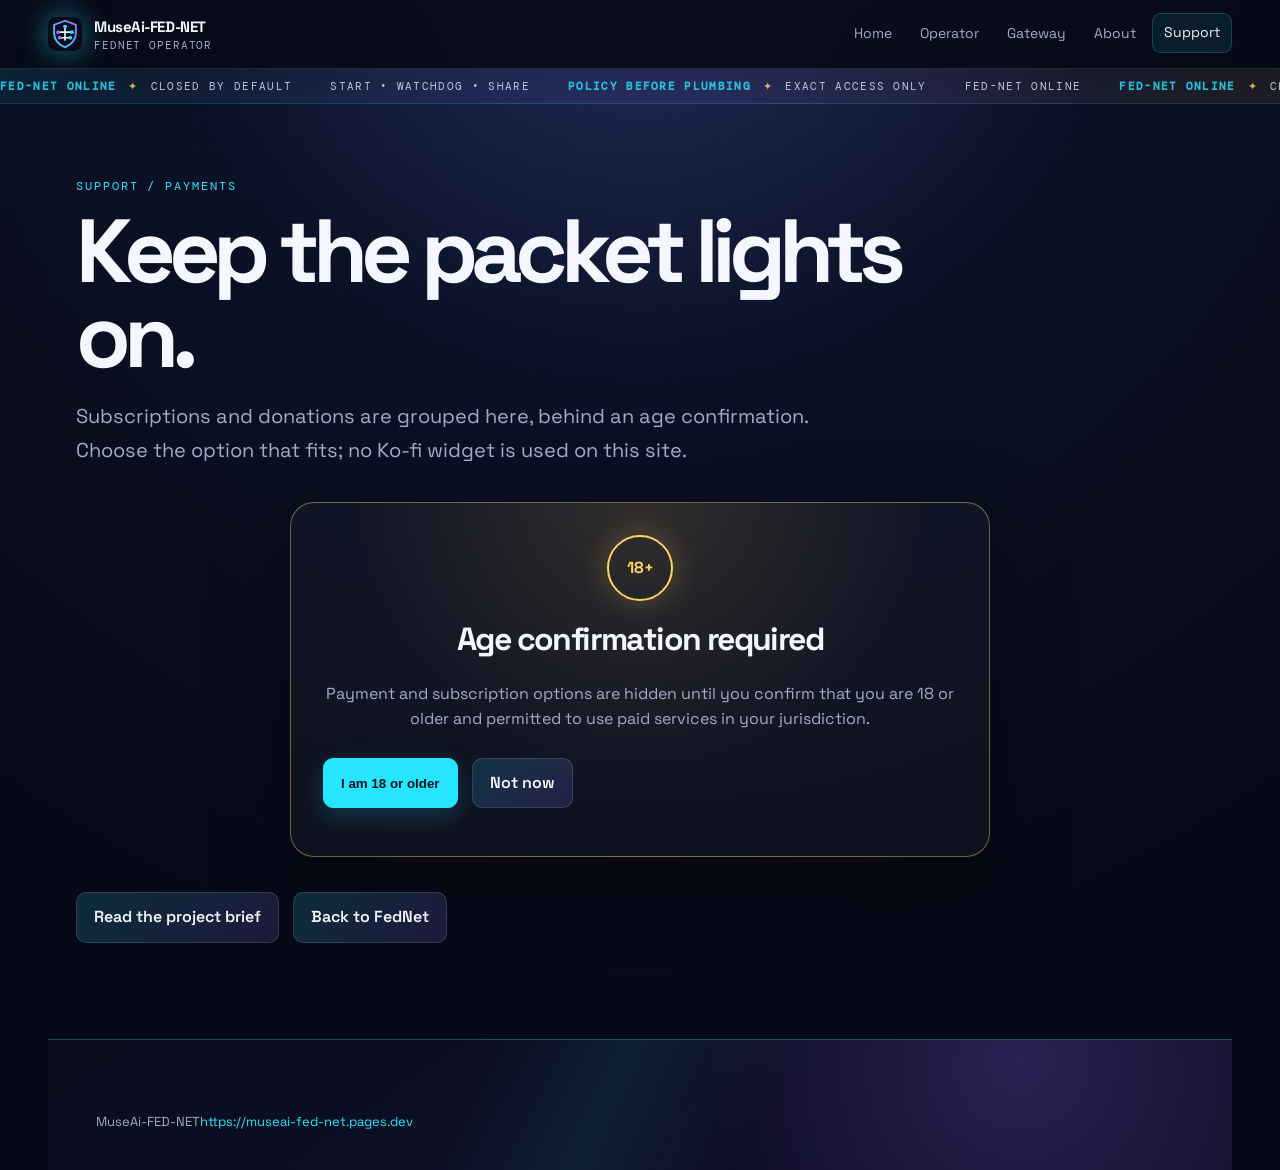
<file: site/pages/support.html>
<!doctype html><html lang="en"><head><meta charset="utf-8"><meta name="viewport" content="width=device-width,initial-scale=1"><title>Support — MuseAi-FED-NET</title><link rel="icon" href="../assets/brand/fednet-mark.svg" type="image/svg+xml"><link rel="stylesheet" href="../styles.css"></head><body><div class="cursor-glow"></div><header class="topbar"><a class="brand" href="../index.html"><img src="../assets/brand/fednet-mark.svg" alt="FedNet shield symbol"><span><b data-site-title>MuseAi-FED-NET</b><small>FedNet operator</small></span></a><nav class="nav"><a href="../index.html">Home</a><a href="operator.html">Operator</a><a href="gateway.html">Gateway</a><a href="about.html">About</a><a href="support.html">Support</a></nav></header><div class="ticker" aria-label="MuseAi-FED-NET status ticker"><div class="ticker-track"><span><b>FED-NET ONLINE</b><i>✦</i> CLOSED BY DEFAULT</span><span>START • WATCHDOG • SHARE</span><span><b>POLICY BEFORE PLUMBING</b><i>✦</i> EXACT ACCESS ONLY</span><span>FED-NET ONLINE</span><span><b>FED-NET ONLINE</b><i>✦</i> CLOSED BY DEFAULT</span><span>START • WATCHDOG • SHARE</span><span><b>POLICY BEFORE PLUMBING</b><i>✦</i> EXACT ACCESS ONLY</span></div></div><main class="site-shell detail"><div class="eyebrow reveal">Support / payments</div><h1 class="reveal">Keep the packet lights on.</h1><p class="lead reveal">Subscriptions and donations are grouped here, behind an age confirmation. Choose the option that fits; no Ko-fi widget is used on this site.</p><section id="payment-suite" class="payment-suite reveal" hidden><div class="payment-grid"><article class="payment-card"><span class="tag">Subscription</span><h2>PayPal · FedPromptly</h2><p>Recurring support through the configured PayPal plan.</p><div id="paypal-button-container-P-4FD24238VX4902214NK2XP2Y"></div></article><article class="payment-card"><span class="tag">Sponsor</span><h2>GitHub Sponsors</h2><p>Support the project where the code lives.</p><div class="center-widget"><iframe src="https://github.com/sponsors/Git-FED/button" title="Sponsor Git-FED" height="32" width="114" style="border:0;border-radius:6px"></iframe></div></article><article class="payment-card"><span class="tag">Donation</span><h2>Buy a book</h2><p>A small contribution helps fund the next careful fix.</p><a class="btn primary" href="https://www.buymeacoffee.com/fedpromptly" target="_blank" rel="noopener noreferrer">Buy me a book →</a></article><article class="payment-card"><span class="tag">Crypto</span><h2>NOWPayments</h2><p>Use the hosted payment page for cryptocurrency support.</p><a class="btn" href="https://nowpayments.io/payment/?iid=5997958570&source=button" target="_blank" rel="noopener noreferrer">Open crypto payment →</a></article><article class="payment-card"><span class="tag">Card</span><h2>Stripe · FedPromptly</h2><p>Hosted Stripe checkout for card support.</p><div id="stripe-slot"><stripe-buy-button buy-button-id="buy_btn_1UJKaaJaRf233kfWKZ81fcIe" publishable-key="pk_live_51UIdAGJaRf233kfWlFacR31IYVGdjCVAttNFzIgQGXQzrUdc894iJcBqamRZNwF11z2AN5kvjyzitor462f2egVI00UmKj0sd8"></stripe-buy-button></div></article></div></section><section id="payment-locked" class="age-lock reveal"><div class="lock-symbol">18+</div><h2>Age confirmation required</h2><p>Payment and subscription options are hidden until you confirm that you are 18 or older and permitted to use paid services in your jurisdiction.</p><div class="actions"><button class="btn primary" id="age-yes" type="button">I am 18 or older</button><a class="btn" href="../index.html">Not now</a></div><p id="age-message" class="fine" role="status"></p></section><div class="actions"><a class="btn" href="about.html">Read the project brief</a><a class="btn" href="../index.html">Back to FedNet</a></div></main><footer class="footer site-shell"><span data-site-title>MuseAi-FED-NET</span><a data-site-url href="https://museai-fed-net.pages.dev">https://museai-fed-net.pages.dev</a></footer><script src="../site-config.js"></script><script src="../site.js"></script><script>
(function(){const suite=document.getElementById('payment-suite'),lock=document.getElementById('payment-locked'),yes=document.getElementById('age-yes'),msg=document.getElementById('age-message');function loadScript(src,attrs){return new Promise((resolve,reject)=>{const s=document.createElement('script');s.src=src;Object.entries(attrs||{}).forEach(([k,v])=>s.setAttribute(k,v));s.onload=resolve;s.onerror=reject;document.head.appendChild(s);});}function unlock(){localStorage.setItem('fednet-age-confirmed','yes');lock.hidden=true;suite.hidden=false;loadScript('https://www.paypal.com/sdk/js?client-id=BAA_ndqaWMyQwTnDZ0LXwLQ22jdJo9uxkeXYqmBbF-hD41HMiZ83mvOcx1Kti0b6ZfXfje7Q1ievNaS8Ok&vault=true&intent=subscription',{'data-sdk-integration-source':'button-factory'}).then(()=>{if(window.paypal){paypal.Buttons({style:{shape:'rect',color:'gold',layout:'vertical',label:'subscribe'},createSubscription:(data,actions)=>actions.subscription.create({plan_id:'P-4FD24238VX4902214NK2XP2Y',quantity:1}),onApprove:(data)=>{msg.textContent='Subscription approved: '+data.subscriptionID;}}).render('#paypal-button-container-P-4FD24238VX4902214NK2XP2Y');}}).catch(()=>{msg.textContent='PayPal could not load; use another hosted option.';});loadScript('https://js.stripe.com/v3/buy-button.js').catch(()=>{});}if(localStorage.getItem('fednet-age-confirmed')==='yes')unlock();yes.addEventListener('click',unlock);})();
</script></body></html>
</file>
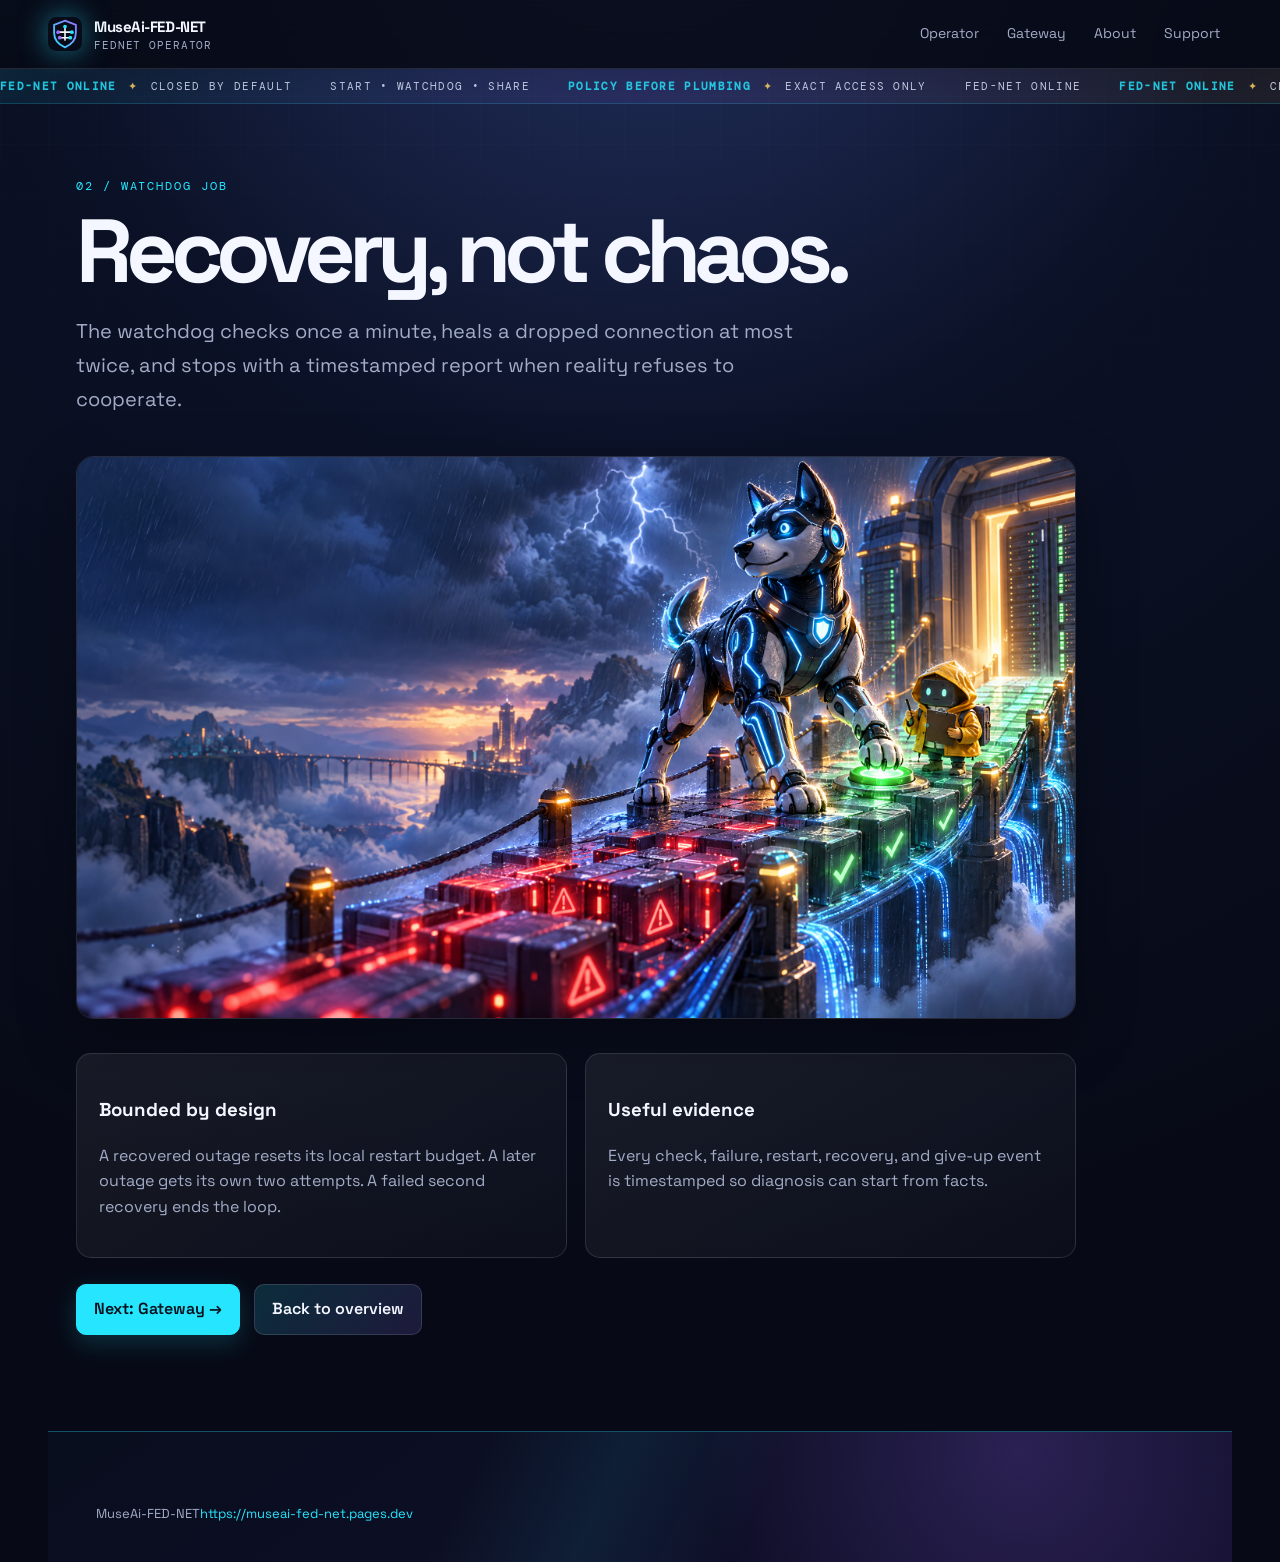
<file: site/pages/watchdog.html>
<!doctype html><html lang="en"><head><meta charset="utf-8"><meta name="viewport" content="width=device-width,initial-scale=1"><title>Watchdog — MuseAi-FED-NET</title><link rel="icon" href="../assets/brand/fednet-mark.svg" type="image/svg+xml"><link rel="stylesheet" href="../styles.css"></head><body><div class="cursor-glow"></div><header class="topbar"><a class="brand" href="../index.html"><img src="../assets/brand/fednet-mark.svg" alt="FedNet shield symbol"><span><b data-site-title>MuseAi-FED-NET</b><small>FedNet operator</small></span></a><nav class="nav"><a href="operator.html">Operator</a><a href="gateway.html">Gateway</a><a href="about.html">About</a><a href="support.html">Support</a></nav></header><div class="ticker" aria-label="MuseAi-FED-NET status ticker"><div class="ticker-track"><span><b>FED-NET ONLINE</b><i>✦</i> CLOSED BY DEFAULT</span><span>START • WATCHDOG • SHARE</span><span><b>POLICY BEFORE PLUMBING</b><i>✦</i> EXACT ACCESS ONLY</span><span>FED-NET ONLINE</span><span><b>FED-NET ONLINE</b><i>✦</i> CLOSED BY DEFAULT</span><span>START • WATCHDOG • SHARE</span><span><b>POLICY BEFORE PLUMBING</b><i>✦</i> EXACT ACCESS ONLY</span></div></div><main class="site-shell detail"><div class="eyebrow reveal">02 / Watchdog job</div><h1 class="reveal">Recovery, not chaos.</h1><p class="lead reveal">The watchdog checks once a minute, heals a dropped connection at most twice, and stops with a timestamped report when reality refuses to cooperate.</p><div class="detail-visual reveal"><img src="../assets/promos/watchdog.jpg" alt="Circuit watchdog robot repairing a network bridge"></div><div class="detail-grid"><article class="detail-card reveal"><h3>Bounded by design</h3><p>A recovered outage resets its local restart budget. A later outage gets its own two attempts. A failed second recovery ends the loop.</p></article><article class="detail-card reveal"><h3>Useful evidence</h3><p>Every check, failure, restart, recovery, and give-up event is timestamped so diagnosis can start from facts.</p></article></div><div class="actions"><a class="btn primary" href="gateway.html">Next: Gateway →</a><a class="btn" href="../index.html">Back to overview</a></div></main><footer class="footer site-shell"><span data-site-title>MuseAi-FED-NET</span><a data-site-url href="https://museai-fed-net.pages.dev">https://museai-fed-net.pages.dev</a></footer><script src="../site-config.js"></script><script src="../site.js"></script></body></html>
</file>
<file: site/styles.css>
@import url('https://fonts.googleapis.com/css2?family=DM+Mono:wght@400;500&family=Space+Grotesk:wght@400;500;600;700&display=swap');
:root{--ink:#080b18;--panel:#10162a;--panel2:#151d36;--text:#f4f7ff;--muted:#a3acc7;--cyan:#26e6ff;--violet:#9a6cff;--gold:#ffd166;--pink:#ff6fae;--line:rgba(255,255,255,.12);--shadow:0 24px 80px rgba(0,0,0,.35)}
*{box-sizing:border-box}html{scroll-behavior:smooth}body{margin:0;background:radial-gradient(circle at 15% 0,#1b2450 0,#080b18 42%,#05060d 100%);color:var(--text);font-family:'Space Grotesk',system-ui,sans-serif;overflow-x:hidden}a{color:inherit;text-decoration:none}.site-shell{max-width:1240px;margin:auto;padding:0 28px}.topbar{position:sticky;top:0;z-index:20;display:flex;align-items:center;justify-content:space-between;padding:18px 28px;background:rgba(8,11,24,.72);backdrop-filter:blur(18px);border-bottom:1px solid var(--line)}.brand{display:flex;gap:12px;align-items:center;font-weight:700;letter-spacing:-.03em}.brand img{width:34px;height:34px;filter:drop-shadow(0 0 14px rgba(38,230,255,.5))}.brand small{display:block;color:var(--muted);font:11px 'DM Mono',monospace;letter-spacing:.08em;text-transform:uppercase}.nav{display:flex;gap:20px;color:var(--muted);font-size:14px}.nav a:hover{color:var(--cyan)}.hero{min-height:78vh;display:grid;grid-template-columns:1.1fr .9fr;align-items:center;gap:42px;padding:86px 0 70px;position:relative}.hero:before{content:'';position:absolute;inset:20% -20% auto;height:260px;background:linear-gradient(90deg,transparent,rgba(38,230,255,.12),rgba(154,108,255,.14),transparent);filter:blur(50px);animation:scan 8s ease-in-out infinite alternate}.eyebrow{color:var(--cyan);font:12px 'DM Mono',monospace;text-transform:uppercase;letter-spacing:.16em}.hero h1{font-size:clamp(48px,8vw,98px);line-height:.92;letter-spacing:-.08em;margin:18px 0 24px;max-width:790px}.hero h1 span{color:var(--cyan);text-shadow:0 0 32px rgba(38,230,255,.35)}.hero p{font-size:19px;line-height:1.65;color:var(--muted);max-width:650px}.actions{display:flex;gap:14px;flex-wrap:wrap;margin-top:30px}.btn{display:inline-flex;align-items:center;gap:9px;border:1px solid var(--line);border-radius:999px;padding:13px 19px;background:linear-gradient(135deg,rgba(38,230,255,.16),rgba(154,108,255,.16));transition:.25s transform,.25s box-shadow,.25s border-color;font-weight:600}.btn:hover{transform:translateY(-3px);border-color:var(--cyan);box-shadow:0 12px 30px rgba(38,230,255,.16)}.btn.primary{background:var(--cyan);color:#06111b;border-color:var(--cyan)}.hero-art{position:relative;min-height:430px}.orb{position:absolute;inset:25px 35px;border:1px solid rgba(38,230,255,.35);border-radius:48% 52% 44% 56%;background:radial-gradient(circle at 36% 30%,rgba(38,230,255,.38),transparent 28%),radial-gradient(circle at 70% 70%,rgba(154,108,255,.4),transparent 32%),rgba(17,24,49,.8);box-shadow:inset 0 0 80px rgba(38,230,255,.15),0 0 100px rgba(154,108,255,.16);animation:float 6s ease-in-out infinite}.orb:before,.orb:after{content:'';position:absolute;border:1px dashed rgba(255,255,255,.3);border-radius:50%;inset:17%;transform:rotate(32deg);animation:spin 18s linear infinite}.orb:after{inset:29%;transform:rotate(-40deg);animation-duration:12s}.orb-node{position:absolute;width:16px;height:16px;border-radius:50%;background:var(--gold);box-shadow:0 0 24px var(--gold);animation:pulse 1.8s ease-in-out infinite}.n1{top:25%;left:27%}.n2{top:43%;right:22%;animation-delay:.4s}.n3{bottom:22%;left:42%;animation-delay:.9s}.hero-sticker{position:absolute;right:-2px;bottom:20px;transform:rotate(7deg);background:var(--gold);color:#201a00;border-radius:16px;padding:13px 16px;font-weight:700;box-shadow:var(--shadow);animation:wobble 3s ease-in-out infinite}.section{padding:80px 0}.section-head{display:flex;align-items:end;justify-content:space-between;gap:20px;margin-bottom:28px}.section h2{font-size:clamp(30px,4vw,54px);letter-spacing:-.06em;margin:0}.section-head p{color:var(--muted);max-width:450px;line-height:1.6}.gallery{display:grid;grid-template-columns:repeat(2,1fr);gap:22px}.promo-card{position:relative;overflow:hidden;border:1px solid var(--line);border-radius:24px;background:var(--panel);min-height:330px;box-shadow:var(--shadow);transition:.35s transform,.35s border-color}.promo-card:hover{transform:translateY(-8px) rotate(.2deg);border-color:rgba(38,230,255,.7)}.promo-card img{width:100%;height:100%;min-height:330px;object-fit:cover;display:block;filter:saturate(.95) contrast(1.05)}.promo-card:after{content:'';position:absolute;inset:0;background:linear-gradient(180deg,transparent 25%,rgba(5,6,13,.9) 100%)}.promo-copy{position:absolute;z-index:1;inset:auto 22px 20px}.promo-copy .tag{color:var(--cyan);font:11px 'DM Mono',monospace;text-transform:uppercase}.promo-copy h3{font-size:28px;margin:6px 0}.promo-copy p{color:#d3d8eb;margin:0;line-height:1.45;max-width:520px}.site-stamp{display:inline-block;margin-top:12px;color:var(--gold);font:11px 'DM Mono',monospace;word-break:break-all}.feature-grid{display:grid;grid-template-columns:repeat(3,1fr);gap:16px}.feature{padding:24px;border:1px solid var(--line);border-radius:18px;background:linear-gradient(145deg,rgba(255,255,255,.06),rgba(255,255,255,.02));transition:.25s transform,.25s background}.feature:hover{transform:translateY(-5px);background:linear-gradient(145deg,rgba(38,230,255,.12),rgba(154,108,255,.08))}.feature .icon{font-size:30px}.feature h3{margin:14px 0 8px}.feature p{color:var(--muted);line-height:1.55}.cta{margin:50px 0 90px;padding:48px;border-radius:28px;background:linear-gradient(120deg,rgba(38,230,255,.16),rgba(154,108,255,.2));border:1px solid rgba(38,230,255,.35);position:relative;overflow:hidden}.cta:after{content:'✦  ✧  ✦  ✧  ✦';position:absolute;right:28px;top:20px;color:rgba(255,255,255,.28);font-size:30px;letter-spacing:18px;animation:drift 5s linear infinite}.cta h2{margin:0 0 12px;font-size:42px;letter-spacing:-.06em}.cta p{color:#d6dcf3;max-width:680px;line-height:1.6}.footer{border-top:1px solid var(--line);padding:28px 0 45px;color:var(--muted);font-size:13px;display:flex;justify-content:space-between;gap:20px}.footer a{color:var(--cyan)}.detail{max-width:950px;margin:auto;padding:80px 0}.detail h1{font-size:clamp(42px,7vw,78px);letter-spacing:-.08em;margin:15px 0}.detail .lead{font-size:20px;color:var(--muted);line-height:1.7}.detail-visual{border-radius:26px;overflow:hidden;border:1px solid var(--line);box-shadow:var(--shadow);margin:35px 0}.detail-visual img{width:100%;display:block}.detail-grid{display:grid;grid-template-columns:repeat(2,1fr);gap:18px;margin-top:30px}.detail-card{padding:22px;border:1px solid var(--line);border-radius:16px;background:rgba(255,255,255,.04)}.detail-card p{color:var(--muted);line-height:1.6}.reveal{opacity:0;transform:translateY(24px);transition:opacity .8s ease,transform .8s ease}.reveal.visible{opacity:1;transform:none}.cursor-glow{position:fixed;width:220px;height:220px;border-radius:50%;pointer-events:none;background:radial-gradient(circle,rgba(38,230,255,.11),transparent 68%);transform:translate(-50%,-50%);z-index:-1}@keyframes float{50%{transform:translateY(-14px) rotate(2deg)}}@keyframes pulse{50%{transform:scale(1.35);opacity:.7}}@keyframes spin{to{transform:rotate(392deg)}}@keyframes scan{to{transform:translateX(15%)}}@keyframes wobble{50%{transform:rotate(-4deg) translateY(-5px)}}@keyframes drift{to{transform:translateX(-35px)}}@media(max-width:800px){.topbar{padding:14px 18px}.nav{display:none}.site-shell{padding:0 18px}.hero{grid-template-columns:1fr;padding-top:56px}.hero-art{min-height:300px}.gallery,.feature-grid,.detail-grid{grid-template-columns:1fr}.promo-card{min-height:280px}.promo-card img{min-height:280px}.cta{padding:30px}.footer{flex-direction:column}}

/* Upgrade layer: infinite ticker, centered community widget, and age-gated support */
.ticker{overflow:hidden;white-space:nowrap;border-bottom:1px solid rgba(38,230,255,.18);background:linear-gradient(90deg,rgba(38,230,255,.08),rgba(154,108,255,.1),rgba(255,209,102,.08));color:#dfe8ff;font:11px 'DM Mono',monospace;letter-spacing:.12em;text-transform:uppercase}.ticker-track{display:inline-flex;min-width:max-content;gap:38px;padding:10px 0;animation:tickerLoop 28s linear infinite}.ticker-track span{display:inline-flex;align-items:center;gap:12px}.ticker-track b{color:var(--cyan)}.ticker-track i{color:var(--gold);font-style:normal}.discord-section{display:flex;justify-content:center;text-align:center;padding:25px 0 70px}.discord-card{width:min(100%,430px);padding:24px;border:1px solid rgba(38,230,255,.32);border-radius:24px;background:linear-gradient(145deg,rgba(38,230,255,.1),rgba(154,108,255,.12));box-shadow:var(--shadow)}.discord-card h2{margin:0 0 8px;letter-spacing:-.05em}.discord-card p{color:var(--muted);line-height:1.5}.discord-frame{display:flex;justify-content:center;align-items:center;margin:18px auto 0;min-height:180px}.discord-frame iframe{display:block;margin:0 auto;max-width:100%;border:1px solid rgba(255,255,255,.12);border-radius:14px}.payment-suite{margin-top:35px}.payment-grid{display:grid;grid-template-columns:repeat(2,minmax(0,1fr));gap:18px}.payment-card{padding:24px;border:1px solid var(--line);border-radius:20px;background:linear-gradient(145deg,rgba(255,255,255,.06),rgba(255,255,255,.02));min-height:210px}.payment-card h2{margin:9px 0;font-size:25px;letter-spacing:-.04em}.payment-card p{color:var(--muted);line-height:1.5}.payment-card .tag{color:var(--cyan);font:11px 'DM Mono',monospace;text-transform:uppercase;letter-spacing:.12em}.center-widget{display:flex;justify-content:center;align-items:center;margin-top:28px}.age-lock{margin:35px auto;padding:32px;max-width:700px;text-align:center;border:1px solid rgba(255,209,102,.42);border-radius:24px;background:radial-gradient(circle at 50% 0,rgba(255,209,102,.16),rgba(255,255,255,.03) 58%);box-shadow:var(--shadow)}.age-lock h2{font-size:32px;margin:14px 0 8px;letter-spacing:-.05em}.age-lock p{color:var(--muted);line-height:1.6}.lock-symbol{display:grid;place-items:center;margin:auto;width:66px;height:66px;border:2px solid var(--gold);border-radius:50%;color:var(--gold);font-weight:700;box-shadow:0 0 30px rgba(255,209,102,.25);animation:pulse 2s ease-in-out infinite}.payment-card [id^=paypal-button-container]{margin-top:16px;min-height:45px}code{color:var(--gold);font-family:'DM Mono',monospace}@keyframes tickerLoop{from{transform:translateX(0)}to{transform:translateX(-50%)}}@media(max-width:800px){.payment-grid{grid-template-columns:1fr}.ticker-track{animation-duration:22s}}


/* Discord server buttons and non-redirecting NSFW access request */
.discord-servers{margin-top:28px;text-align:left}.discord-servers>.eyebrow{margin-bottom:12px}.discord-button-stack{display:flex;flex-direction:column;gap:10px}.discord-server-btn{display:flex;align-items:center;justify-content:center;gap:9px;width:100%;padding:12px 15px;border:1px solid transparent;border-radius:12px;font-weight:600;transition:transform .2s ease,box-shadow .2s ease,background .2s ease}.discord-server-btn:hover{transform:translateY(-2px);box-shadow:0 10px 22px rgba(0,0,0,.24)}.discord-server-btn small{margin-left:auto;padding:3px 6px;border-radius:5px;background:rgba(0,0,0,.22);font:10px 'DM Mono',monospace;letter-spacing:.06em}.discord-server-btn--github{background:#4e5058;color:#fff}.discord-server-btn--github:hover{background:#686b75}.discord-server-btn--museai{background:#fff;color:#5865f2}.discord-server-btn--museai:hover{background:#edf0ff}.discord-server-btn--nsfw{background:#ed4245;color:#fff;cursor:pointer}.discord-server-btn--nsfw:hover{background:#c93b3e}.nsfw-dialog{width:min(92vw,430px);padding:0;border:0;border-radius:18px;background:#151d36;color:var(--text);box-shadow:var(--shadow)}.nsfw-dialog::backdrop{background:rgba(2,4,12,.78);backdrop-filter:blur(5px)}.nsfw-dialog__content{padding:28px}.nsfw-dialog h2{margin:0 0 10px;letter-spacing:-.04em}.nsfw-dialog p{color:var(--muted);line-height:1.55}.nsfw-check{display:flex;gap:10px;align-items:flex-start;margin:20px 0;padding:14px;border:1px solid var(--line);border-radius:12px;color:#dfe8ff;line-height:1.45;cursor:pointer}.nsfw-check input{accent-color:var(--pink);margin-top:3px}.nsfw-dialog__actions{display:flex;gap:10px;flex-wrap:wrap}.nsfw-dialog__actions .btn{cursor:pointer;font:inherit}.nsfw-email-request{margin-top:20px;padding:16px;border:1px solid rgba(255,209,102,.42);border-radius:12px;background:rgba(255,209,102,.08)}.nsfw-email-request strong{color:var(--gold)}.nsfw-email-request p{margin-bottom:14px}.nsfw-email-request a:not(.btn){color:var(--cyan);font-weight:600}@media(max-width:500px){.nsfw-dialog__content{padding:22px}.discord-card{padding:20px}}


/* Animated FED-OS footer and GitHub sponsor card */
.footer{position:relative;isolation:isolate;display:block;max-width:none;margin-top:20px;padding:72px max(28px,calc((100vw - 1184px)/2)) 38px;overflow:hidden;background:linear-gradient(145deg,rgba(9,14,31,.96),rgba(18,15,45,.98));border-top:1px solid rgba(38,230,255,.3);color:var(--muted)}.footer:before{content:'';position:absolute;inset:0;background:linear-gradient(115deg,transparent 0 35%,rgba(38,230,255,.08) 47%,transparent 60%),radial-gradient(circle at 82% 15%,rgba(154,108,255,.2),transparent 32%);animation:footerSweep 12s ease-in-out infinite alternate;pointer-events:none}.footer-shell{position:relative;z-index:1;max-width:1184px;margin:auto}.footer-intro{display:grid;grid-template-columns:minmax(240px,.8fr) minmax(330px,1.2fr);gap:34px;align-items:center}.footer-intro h2{margin:10px 0 10px;color:var(--text);font-size:clamp(34px,5vw,62px);line-height:.95;letter-spacing:-.07em}.footer-intro h2 span{color:var(--cyan);text-shadow:0 0 28px rgba(38,230,255,.35)}.footer-intro p{max-width:420px;line-height:1.6}.footer-sponsor-wrap{justify-self:end;width:min(100%,600px)}.footer-label{margin:0 0 10px;color:var(--gold);font:11px 'DM Mono',monospace;letter-spacing:.14em;text-transform:uppercase}.gh-sponsor-card{position:relative;width:600px;max-width:100%;height:150px;overflow:hidden;border-radius:12px;background:#fff;box-shadow:0 1px 2px rgba(0,0,0,.06),0 8px 24px -10px rgba(0,0,0,.18);transition:transform .18s ease,box-shadow .18s ease}.gh-sponsor-card iframe{display:block;border:0;margin:0;width:600px;height:225px;max-width:none;color-scheme:light dark;background:transparent}.gh-sponsor-card:hover{transform:translateY(-2px);box-shadow:0 2px 4px rgba(0,0,0,.07),0 14px 32px -12px rgba(0,0,0,.35)}.footer-links{display:grid;grid-template-columns:repeat(4,1fr);gap:20px;margin-top:62px;padding-top:28px;border-top:1px solid var(--line)}.footer-group h3{margin:0 0 13px;color:var(--cyan);font:12px 'DM Mono',monospace;letter-spacing:.14em;text-transform:uppercase}.footer-button{display:flex;justify-content:space-between;align-items:center;gap:10px;margin:7px 0;padding:9px 11px;border:1px solid rgba(255,255,255,.09);border-radius:9px;color:#d6dcf3;font-size:13px;background:rgba(255,255,255,.035);transition:transform .2s ease,border-color .2s ease,background .2s ease}.footer-button span{color:var(--gold)}.footer-button:hover{transform:translateX(3px);border-color:rgba(38,230,255,.55);background:rgba(38,230,255,.1);color:#fff}.footer-bottom{display:flex;justify-content:space-between;gap:20px;margin-top:38px;padding-top:20px;border-top:1px solid var(--line);font-size:13px}.footer-bottom a{color:var(--cyan)}.footer-orbit{position:absolute;border:1px solid rgba(38,230,255,.18);border-radius:50%;pointer-events:none}.footer-orbit--one{width:380px;height:380px;right:-130px;top:-190px;transform:rotate(25deg);animation:footerOrbit 18s linear infinite}.footer-orbit--two{width:220px;height:220px;left:-110px;bottom:-100px;border-color:rgba(154,108,255,.2);animation:footerOrbit 13s linear infinite reverse}@keyframes footerSweep{to{transform:translateX(8%) scale(1.05)}}@keyframes footerOrbit{to{transform:rotate(385deg)}}@media(prefers-color-scheme:dark){.gh-sponsor-card{background:#0d1117;box-shadow:0 0 0 1px rgba(255,255,255,.06),0 8px 24px -10px rgba(0,0,0,.6)}}@media(prefers-reduced-motion:reduce){.footer:before,.footer-orbit--one,.footer-orbit--two{animation:none}.gh-sponsor-card,.footer-button{transition:none}.gh-sponsor-card:hover,.footer-button:hover{transform:none}}@media(max-width:800px){.footer{padding-left:18px;padding-right:18px}.footer-intro{grid-template-columns:1fr}.footer-sponsor-wrap{justify-self:stretch}.footer-links{grid-template-columns:repeat(2,1fr)}.footer-bottom{flex-direction:column}}@media(max-width:500px){.footer-links{grid-template-columns:1fr}.gh-sponsor-card{--s:.72;width:calc(600px * var(--s));height:calc(150px * var(--s))}.gh-sponsor-card iframe{transform:scale(.72);transform-origin:0 0}.footer-intro h2{font-size:42px}}


/* Site-wide polish: one motion system, clearer hierarchy, and a more familiar web layout */
:root{--ease-site:cubic-bezier(.22,.8,.24,1);--content-width:1184px;--surface:rgba(18,26,52,.78);--surface-strong:#111a35;--focus:0 0 0 3px rgba(38,230,255,.24)}
body{background:radial-gradient(circle at 50% -10%,#263568 0,#0b1126 34%,#070a16 78%);font-size:16px;line-height:1.55}
body:after{content:'';position:fixed;inset:0;pointer-events:none;z-index:-2;background-image:linear-gradient(rgba(255,255,255,.018) 1px,transparent 1px),linear-gradient(90deg,rgba(255,255,255,.018) 1px,transparent 1px);background-size:48px 48px;mask-image:linear-gradient(to bottom,rgba(0,0,0,.65),transparent 78%)}
.site-shell{max-width:var(--content-width)}
.topbar{padding:14px max(28px,calc((100vw - var(--content-width))/2));background:rgba(7,10,22,.86);box-shadow:0 10px 30px rgba(0,0,0,.14)}
.brand{font-size:15px}.brand b{white-space:nowrap}.brand img{transition:transform .45s var(--ease-site),filter .45s var(--ease-site)}.brand:hover img{transform:rotate(-8deg) scale(1.08);filter:drop-shadow(0 0 20px rgba(38,230,255,.72))}
.nav{align-items:center;gap:4px}.nav a{padding:8px 11px;border:1px solid transparent;border-radius:9px;transition:color .25s var(--ease-site),background .25s var(--ease-site),border-color .25s var(--ease-site),transform .25s var(--ease-site)}.nav a:hover,.nav a[aria-current="page"]{color:var(--text);background:rgba(38,230,255,.09);border-color:rgba(38,230,255,.22);transform:translateY(-1px)}
.ticker{position:relative;z-index:1}.ticker-track{animation:tickerLoop 34s linear infinite}.ticker-track span{opacity:.88}
.hero{min-height:calc(100vh - 112px);padding:76px 0 92px}.hero:before{height:340px;inset:14% -15% auto;opacity:.7}.hero h1{font-weight:700;letter-spacing:-.07em}.hero p{max-width:600px}.actions{margin-top:26px}.btn{border-radius:10px;padding:12px 17px;transition:transform .25s var(--ease-site),box-shadow .25s var(--ease-site),border-color .25s var(--ease-site),background .25s var(--ease-site)}.btn:hover{transform:translateY(-3px)}.btn:focus-visible,.nav a:focus-visible,.footer-button:focus-visible{outline:none;box-shadow:var(--focus)}.btn.primary{box-shadow:0 8px 24px rgba(38,230,255,.18)}
.hero-art{min-height:390px}.orb{inset:38px 52px}.hero-sticker{border-radius:10px;animation:siteFloat 4.8s ease-in-out infinite}
.section{padding:88px 0}.section-head{align-items:start}.section-head>div{max-width:650px}.section h2{font-size:clamp(34px,4vw,58px)}.gallery{grid-template-columns:repeat(6,1fr);gap:18px}.promo-card{grid-column:span 3;border-radius:16px;min-height:310px;box-shadow:0 18px 46px rgba(0,0,0,.24);transition:transform .35s var(--ease-site),border-color .35s var(--ease-site),box-shadow .35s var(--ease-site)}.promo-card:nth-child(3),.promo-card:nth-child(4),.promo-card:nth-child(5){grid-column:span 2}.promo-card:hover{transform:translateY(-8px);box-shadow:0 24px 58px rgba(0,0,0,.34)}.promo-copy h3{font-size:25px}.feature{border-radius:16px;transition:transform .3s var(--ease-site),background .3s var(--ease-site),border-color .3s var(--ease-site)}.feature:hover{border-color:rgba(38,230,255,.35)}
.discord-section{padding:22px 0 84px}.discord-card{width:min(100%,520px);border-radius:18px;padding:28px;background:linear-gradient(145deg,rgba(18,28,59,.92),rgba(22,17,51,.9));box-shadow:0 20px 60px rgba(0,0,0,.28)}
.cta{margin:46px 0 90px;border-radius:18px;padding:46px;box-shadow:0 20px 50px rgba(0,0,0,.2)}
.detail{max-width:var(--content-width);padding:74px 28px 96px}.detail>h1{max-width:880px;font-size:clamp(48px,7vw,92px);line-height:.95}.detail .lead{max-width:760px;font-size:20px}.detail-visual{max-width:1000px;margin:40px 0 34px;border-radius:18px;box-shadow:0 20px 60px rgba(0,0,0,.3)}.detail-grid{max-width:1000px;grid-template-columns:repeat(2,minmax(0,1fr));gap:18px}.detail-card,.payment-card{border-radius:15px;background:linear-gradient(145deg,rgba(255,255,255,.065),rgba(255,255,255,.025));transition:transform .3s var(--ease-site),border-color .3s var(--ease-site),background .3s var(--ease-site)}.detail-card:hover,.payment-card:hover{transform:translateY(-5px);border-color:rgba(38,230,255,.3);background:linear-gradient(145deg,rgba(38,230,255,.1),rgba(154,108,255,.07))}
/* Every reveal uses the same entrance curve and duration. */
.reveal{opacity:0;transform:translateY(18px);transition:opacity .65s var(--ease-site),transform .65s var(--ease-site)}.reveal.visible{opacity:1;transform:none}.reveal:nth-child(2){transition-delay:.06s}.reveal:nth-child(3){transition-delay:.12s}.reveal:nth-child(4){transition-delay:.18s}.reveal:nth-child(5){transition-delay:.24s}
.footer{margin-top:0}.footer-button{transition:transform .25s var(--ease-site),border-color .25s var(--ease-site),background .25s var(--ease-site),color .25s var(--ease-site)}
@keyframes siteFloat{0%,100%{transform:translateY(0) rotate(4deg)}50%{transform:translateY(-7px) rotate(1deg)}}
@media(max-width:800px){.topbar{padding:13px 18px}.nav{gap:0}.nav a{padding:7px 8px;font-size:12px}.hero{min-height:auto;padding:62px 0 70px}.gallery{grid-template-columns:1fr}.promo-card,.promo-card:nth-child(3),.promo-card:nth-child(4),.promo-card:nth-child(5){grid-column:auto}.detail{padding:58px 18px 74px}.detail-grid{grid-template-columns:1fr}.section{padding:68px 0}.section-head{display:block}.section-head p{margin-top:14px}.cta{padding:32px 26px}}
@media(prefers-reduced-motion:reduce){.ticker-track{animation:none}.hero-sticker{animation:none}.brand img,.nav a,.btn,.promo-card,.feature,.detail-card,.payment-card,.footer-button{transition:none}.reveal{opacity:1;transform:none;transition:none}}

/* Practical FED-NET control panel and internet-access guide section */
.hero-art{display:grid;place-items:center}.control-panel{width:min(100%,560px);padding:22px;border:1px solid rgba(38,230,255,.32);border-radius:16px;background:linear-gradient(145deg,rgba(16,27,57,.96),rgba(13,17,35,.96));box-shadow:0 24px 70px rgba(0,0,0,.34),inset 0 1px rgba(255,255,255,.06);position:relative;overflow:hidden}.control-panel:before{content:'';position:absolute;left:0;right:0;top:0;height:2px;background:linear-gradient(90deg,transparent,var(--cyan),var(--violet),transparent);animation:panelScan 4s ease-in-out infinite}.panel-topline{display:flex;justify-content:space-between;align-items:center;color:#dce6ff;font:11px 'DM Mono',monospace;letter-spacing:.12em}.panel-topline b{color:#7cf3c1;font-weight:500}.panel-topline b i,.panel-metrics i{display:inline-block;width:7px;height:7px;border-radius:50%;background:#52e39a;box-shadow:0 0 10px #52e39a;margin-right:5px;animation:statusPulse 2s ease-in-out infinite}.flow-grid{display:grid;grid-template-columns:1fr .35fr 1fr .35fr 1fr;align-items:center;gap:8px;margin:28px 0 22px}.flow-node{min-height:128px;padding:12px 9px;border:1px solid rgba(255,255,255,.12);border-radius:10px;background:rgba(255,255,255,.045);display:flex;flex-direction:column;justify-content:space-between;gap:6px;transition:transform .3s var(--ease-site),border-color .3s var(--ease-site),background .3s var(--ease-site)}.flow-node:hover{transform:translateY(-4px);border-color:rgba(38,230,255,.55);background:rgba(38,230,255,.09)}.node-icon{display:grid;place-items:center;width:34px;height:26px;border-radius:6px;color:#07101c;background:var(--cyan);font:700 10px 'DM Mono',monospace}.flow-node--operator .node-icon{background:var(--violet);color:#fff}.flow-node--gateway .node-icon{background:var(--gold);color:#211b00}.flow-node strong{font-size:12px;line-height:1.12;letter-spacing:.02em}.flow-node small{color:var(--muted);font:9px 'DM Mono',monospace;line-height:1.2}.flow-line{position:relative;height:2px;background:rgba(38,230,255,.25)}.flow-line:before{content:'';position:absolute;inset:0;background:var(--cyan);transform:scaleX(.35);transform-origin:left;animation:traceLine 2.4s ease-in-out infinite}.flow-line span{position:absolute;top:8px;left:50%;transform:translateX(-50%);color:var(--cyan);font:9px 'DM Mono',monospace}.policy-status{display:flex;align-items:center;gap:12px;padding:13px;border:1px solid rgba(255,209,102,.3);border-radius:10px;background:rgba(255,209,102,.07)}.lock-mark{display:grid;place-items:center;width:32px;height:32px;border-radius:8px;background:var(--gold);color:#201a00;font-weight:700}.policy-status small{display:block;color:var(--muted);font:9px 'DM Mono',monospace;letter-spacing:.1em}.policy-status strong{display:block;color:#fff;font:600 14px 'DM Mono',monospace;letter-spacing:.05em}.policy-status em{margin-left:auto;color:#ffd166;font:10px 'DM Mono',monospace;font-style:normal}.panel-metrics{display:flex;justify-content:space-between;gap:8px;margin-top:16px;color:#aeb9d4;font:9px 'DM Mono',monospace;letter-spacing:.04em}.panel-metrics i{width:5px;height:5px;margin-right:3px;animation-delay:.3s}.internet-section{padding-top:44px}.internet-grid{display:grid;grid-template-columns:repeat(2,minmax(0,1fr));gap:16px}.internet-card{position:relative;display:grid;grid-template-columns:44px 1fr auto;align-items:start;gap:14px;padding:22px;border:1px solid var(--line);border-radius:15px;background:linear-gradient(145deg,rgba(255,255,255,.06),rgba(255,255,255,.025));transition:transform .3s var(--ease-site),border-color .3s var(--ease-site),background .3s var(--ease-site)}.internet-card:hover{transform:translateY(-5px);border-color:rgba(38,230,255,.38);background:linear-gradient(145deg,rgba(38,230,255,.1),rgba(154,108,255,.07))}.internet-card__icon{display:grid;place-items:center;width:42px;height:42px;border-radius:11px;background:rgba(38,230,255,.14);color:var(--cyan);font-size:22px}.internet-card .tag{color:var(--cyan);font:10px 'DM Mono',monospace;letter-spacing:.12em;text-transform:uppercase}.internet-card h3{margin:5px 0 6px;font-size:22px;letter-spacing:-.04em}.internet-card p{margin:0;color:var(--muted);line-height:1.5}.internet-card__status{align-self:start;padding:4px 7px;border:1px solid rgba(255,209,102,.24);border-radius:5px;color:var(--gold);font:9px 'DM Mono',monospace;white-space:nowrap}.internet-note{display:flex;align-items:center;gap:13px;margin-top:18px;padding:18px 20px;border-left:3px solid var(--cyan);background:rgba(38,230,255,.07);color:#dbe4fa}.internet-note strong{color:var(--cyan);white-space:nowrap}.internet-note span{color:var(--muted)}.internet-note .btn{margin-left:auto;white-space:nowrap;padding:9px 13px;font-size:13px}@keyframes panelScan{50%{transform:translateX(25%);opacity:.45}100%{transform:translateX(-25%);opacity:.9}}@keyframes traceLine{0%,100%{transform:scaleX(.25);opacity:.35}50%{transform:scaleX(1);opacity:1}}@keyframes statusPulse{50%{opacity:.45;transform:scale(.8)}}
@media(max-width:800px){.flow-grid{grid-template-columns:1fr;gap:10px}.flow-line{width:70%;margin:auto;transform:rotate(90deg);height:1px}.flow-line span{top:-14px}.flow-node{min-height:94px}.panel-metrics{flex-direction:column;gap:6px}.internet-grid{grid-template-columns:1fr}.internet-note{align-items:flex-start;flex-wrap:wrap}.internet-note .btn{margin-left:0}.internet-note strong{white-space:normal}}
@media(prefers-reduced-motion:reduce){.control-panel:before,.flow-line:before,.panel-topline b i,.panel-metrics i{animation:none}}
</file>
